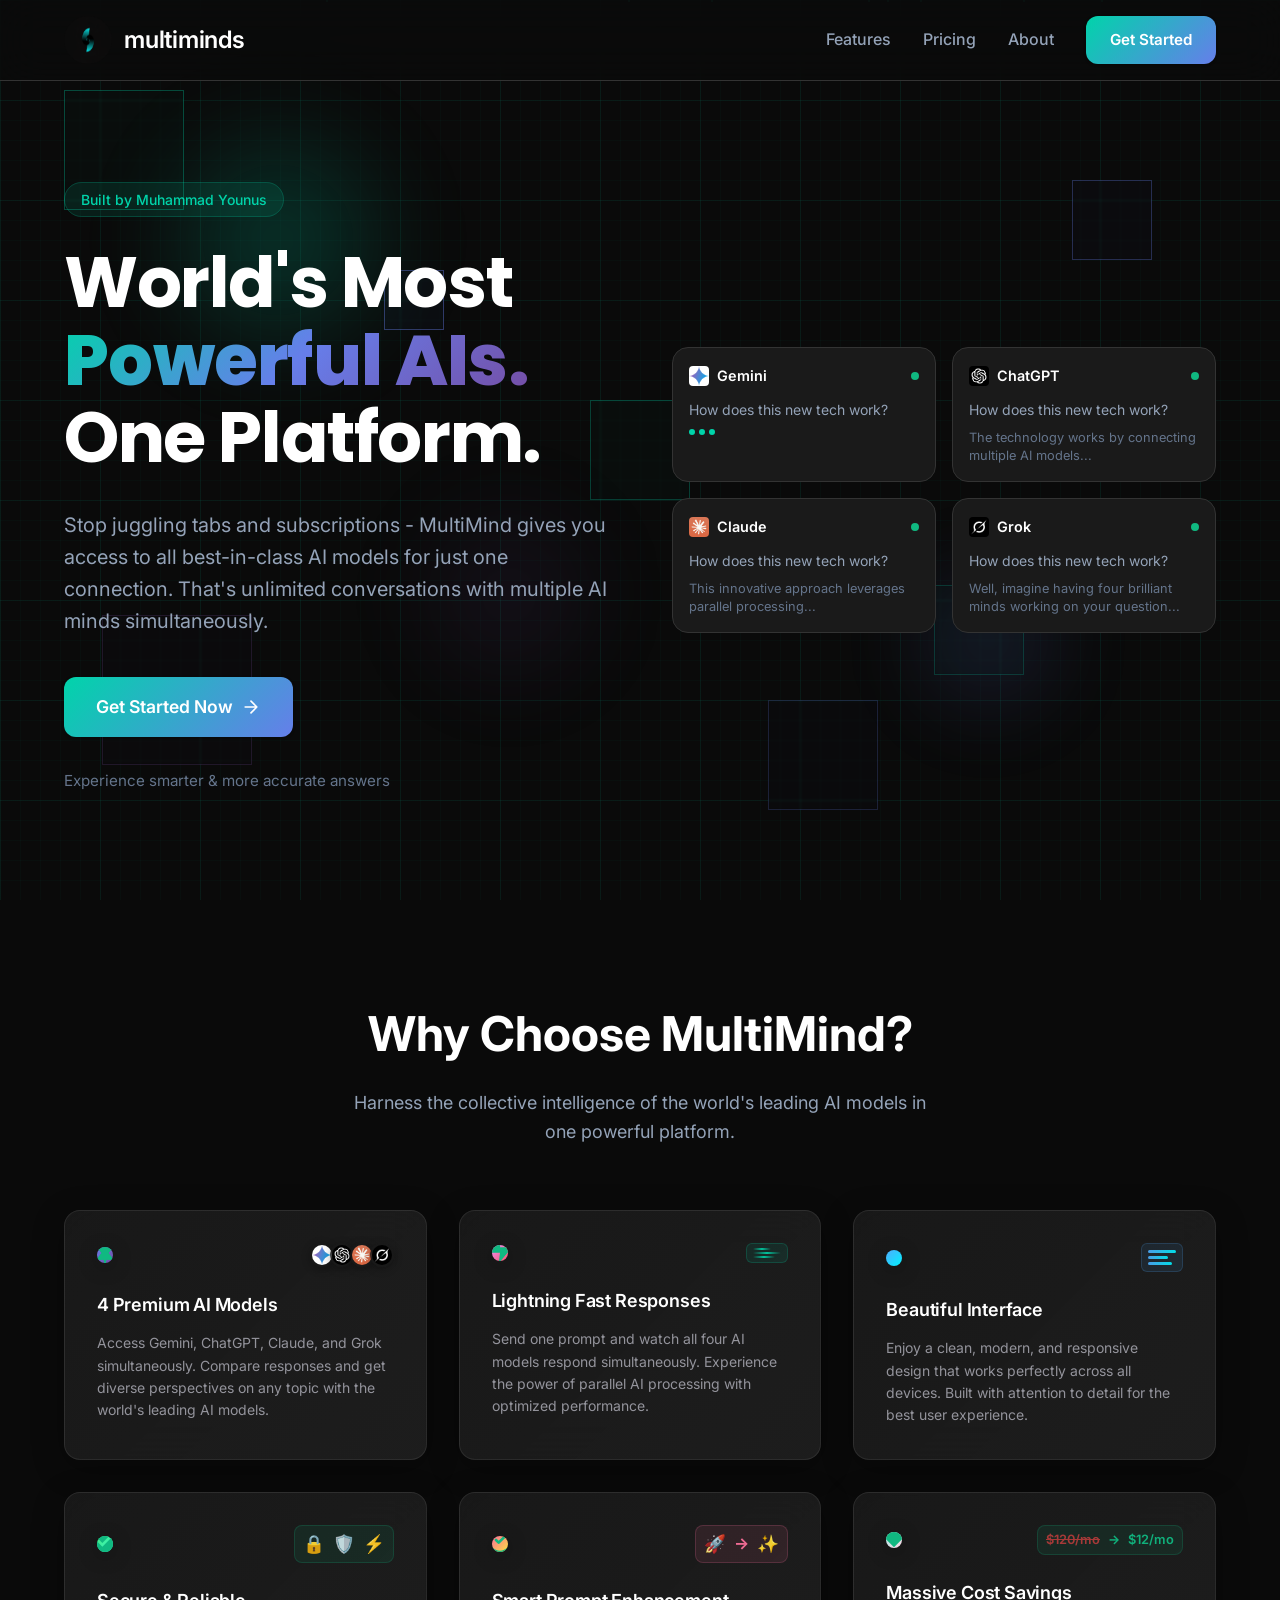
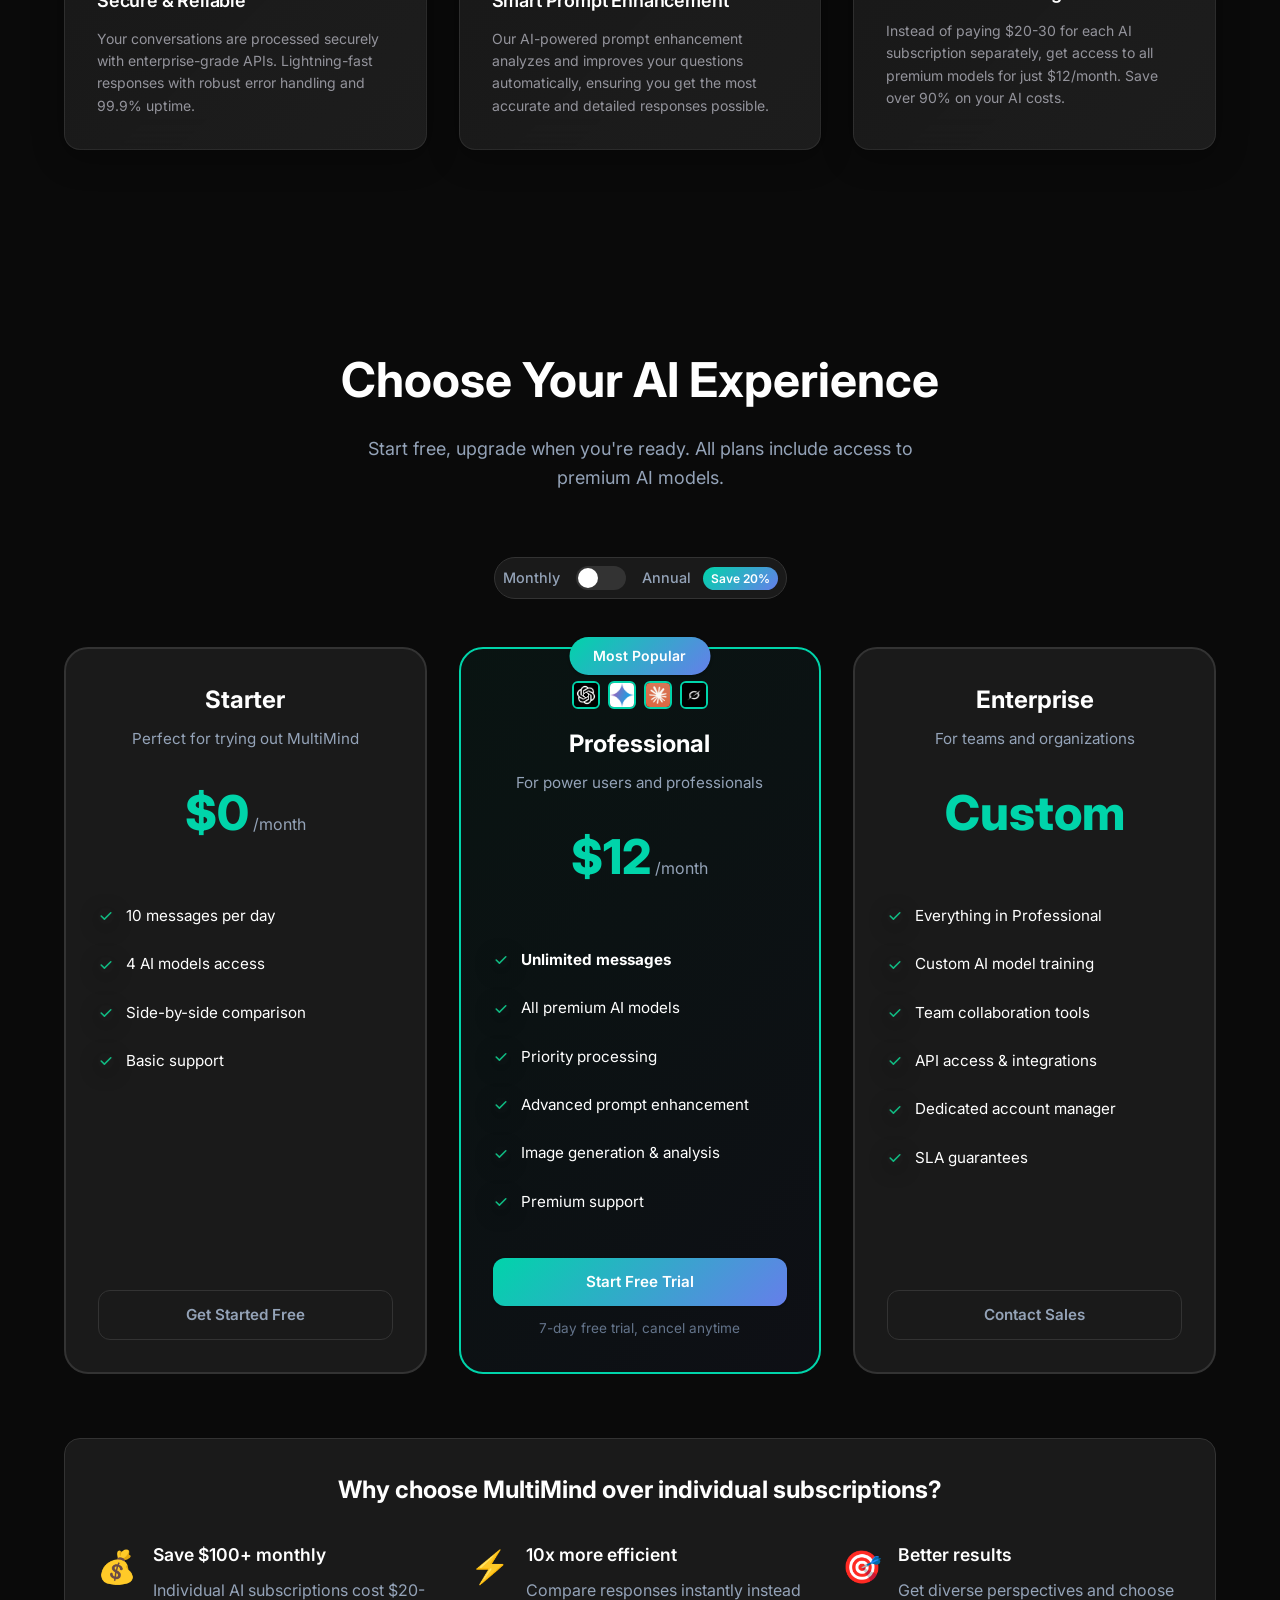
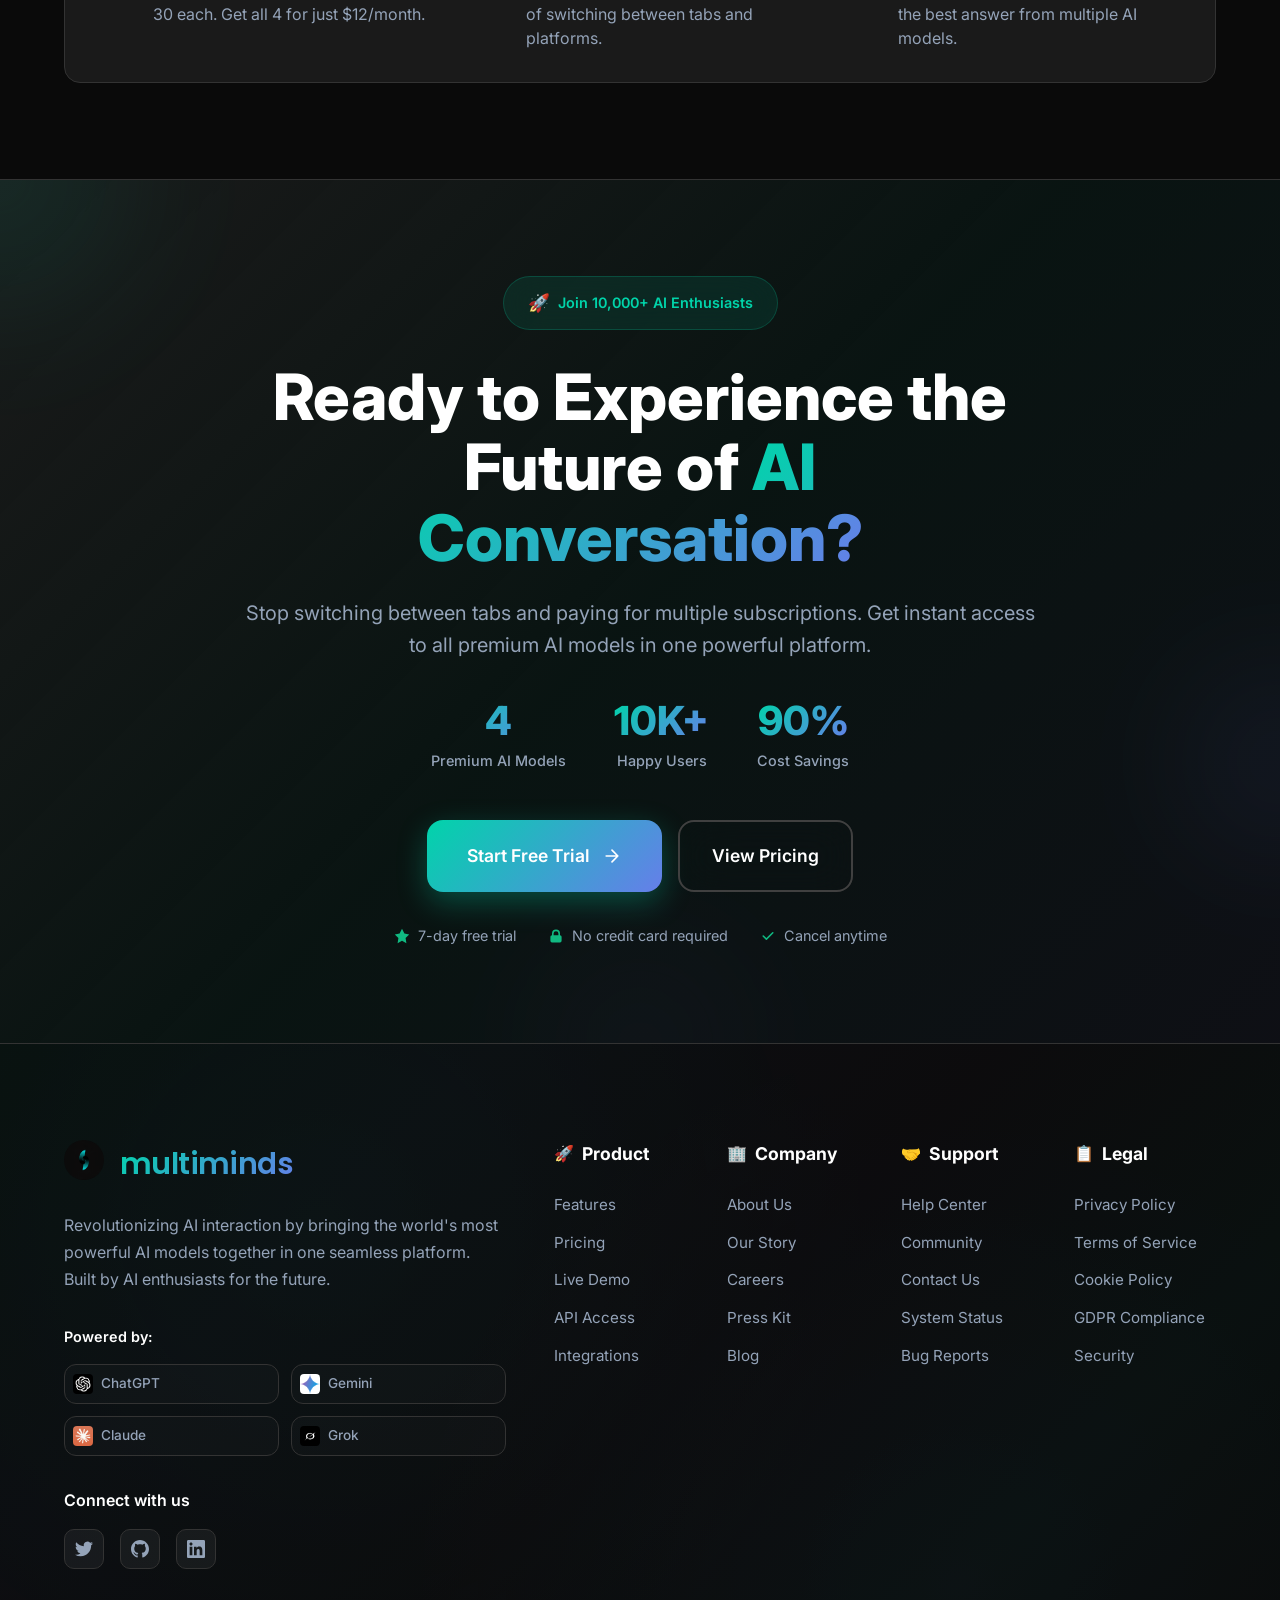
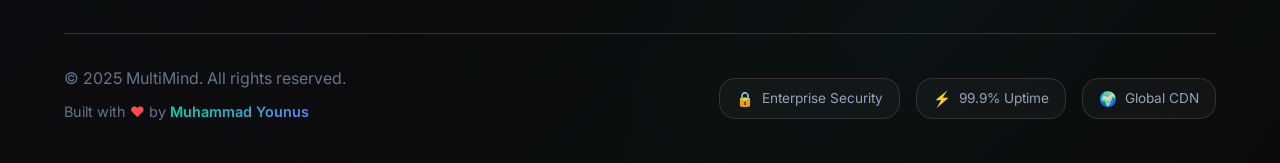
<file: frontend/index.html>
<!DOCTYPE html>
<html lang="en">
<head>
    <meta charset="UTF-8">
    <meta name="viewport" content="width=device-width, initial-scale=1.0">
    <title>multiminds - World's Most Powerful AIs. One Platform.</title>
    <meta name="description" content="Access Gemini, ChatGPT, Claude, and Grok simultaneously. Compare responses and unlock the full potential of AI conversation in one beautiful interface.">
    <link rel="preconnect" href="https://fonts.googleapis.com">
    <link rel="preconnect" href="https://fonts.gstatic.com" crossorigin>
    <link href="https://fonts.googleapis.com/css2?family=Inter:wght@300;400;500;600;700;800&family=Playfair+Display:wght@400;500;600;700;800;900&family=Poppins:wght@300;400;500;600;700;800&display=swap" rel="stylesheet">
    <link rel="stylesheet" href="css/landing.css">
    <link rel="icon" href="assets/website_logo (2).png" type="image/png">
    <script defer src="js/landing.js"></script>
</head>
<body>
    <!-- Animated Background -->
    <div class="animated-background">
        <div class="grid-pattern"></div>
        <div class="animated-squares">
            <div class="square square-1"></div>
            <div class="square square-2"></div>
            <div class="square square-3"></div>
            <div class="square square-4"></div>
            <div class="square square-5"></div>
            <div class="square square-6"></div>
            <div class="square square-7"></div>
            <div class="square square-8"></div>
        </div>
        <div class="gradient-orb orb-1"></div>
        <div class="gradient-orb orb-2"></div>
        <div class="gradient-orb orb-3"></div>
    </div>

    <!-- Navigation -->
    <nav class="navbar">
        <div class="container">
            <div class="nav-brand">
                <img src="assets/website_logo (2).png" alt="multiminds" class="nav-logo">
                <span class="nav-title">multiminds</span>
            </div>
            <div class="nav-links">
                <a href="#features" class="nav-link">Features</a>
                <a href="#pricing" class="nav-link">Pricing</a>
                <a href="#about" class="nav-link">About</a>
                <a href="chat.html" class="btn btn-primary">Get Started</a>
            </div>
            <button class="mobile-menu-btn" id="mobileMenuBtn">
                <span></span>
                <span></span>
                <span></span>
            </button>
        </div>
    </nav>

    <!-- Hero Section -->
    <section class="hero-section">
        <div class="container">
            <div class="hero-grid">
                <div class="hero-content">
                    <div class="hero-badge">
                        <span class="badge-text">Built by Muhammad Younus</span>
                    </div>
                    
                    <h1 class="hero-title">
                        World's Most <br>
                        <span class="gradient-text">Powerful AIs.</span><br>
                        One Platform.
                    </h1>
                    
                    <p class="hero-description">
                        Stop juggling tabs and subscriptions - MultiMind gives you access to 
                        all best-in-class AI models for just one connection. That's unlimited 
                        conversations with multiple AI minds simultaneously.
                    </p>
                    
                    <div class="hero-buttons">
                        <a href="chat.html" class="btn btn-primary btn-large">
                            Get Started Now
                            <svg width="20" height="20" viewBox="0 0 24 24" fill="none" xmlns="http://www.w3.org/2000/svg">
                                <path d="M5 12H19M19 12L12 5M19 12L12 19" stroke="currentColor" stroke-width="2" stroke-linecap="round" stroke-linejoin="round"/>
                            </svg>
                        </a>
                    </div>
                    
                    <p class="hero-subtext">Experience smarter & more accurate answers</p>
                </div>
                
                <div class="hero-visual">
                    <div class="chat-preview">
                        <div class="chat-window gemini-window">
                            <div class="window-header">
                                <img src="assets/gemini_logo.png" alt="Gemini" class="window-icon">
                                <span class="window-title">Gemini</span>
                                <div class="window-status online"></div>
                            </div>
                            <div class="window-content">
                                <div class="message-preview">
                                    <p>How does this new tech work?</p>
                                    <div class="typing-indicator">
                                        <div class="dot"></div>
                                        <div class="dot"></div>
                                        <div class="dot"></div>
                                    </div>
                                </div>
                            </div>
                        </div>
                        
                        <div class="chat-window chatgpt-window">
                            <div class="window-header">
                                <img src="assets/chatgpt_logo.jpg" alt="ChatGPT" class="window-icon">
                                <span class="window-title">ChatGPT</span>
                                <div class="window-status online"></div>
                            </div>
                            <div class="window-content">
                                <div class="message-preview">
                                    <p>How does this new tech work?</p>
                                    <div class="ai-response">The technology works by connecting multiple AI models...</div>
                                </div>
                            </div>
                        </div>
                        
                        <div class="chat-window claude-window">
                            <div class="window-header">
                                <img src="assets/claude_logo.png" alt="Claude" class="window-icon">
                                <span class="window-title">Claude</span>
                                <div class="window-status online"></div>
                            </div>
                            <div class="window-content">
                                <div class="message-preview">
                                    <p>How does this new tech work?</p>
                                    <div class="ai-response">This innovative approach leverages parallel processing...</div>
                                </div>
                            </div>
                        </div>
                        
                        <div class="chat-window grok-window">
                            <div class="window-header">
                                <img src="assets/grok_logo.jpeg" alt="Grok" class="window-icon">
                                <span class="window-title">Grok</span>
                                <div class="window-status online"></div>
                            </div>
                            <div class="window-content">
                                <div class="message-preview">
                                    <p>How does this new tech work?</p>
                                    <div class="ai-response">Well, imagine having four brilliant minds working on your question...</div>
                                </div>
                            </div>
                        </div>
                    </div>
                </div>
            </div>
        </div>
    </section>

    <!-- Features Section -->
    <section class="features-section" id="features">
        <div class="container">
            <div class="section-header">
                <h2 class="section-title">Why Choose MultiMind?</h2>
                <p class="section-description">
                    Harness the collective intelligence of the world's leading AI models in one powerful platform.
                </p>
            </div>
            
            <div class="features-grid">
                <div class="feature-card">
                    <div class="feature-icon-wrapper">
                        <div class="feature-icon gradient-bg-1">
                            <div class="feature-icon-inner">
                                <svg width="32" height="32" viewBox="0 0 24 24" fill="none" xmlns="http://www.w3.org/2000/svg">
                                    <path d="M12 2L13.09 8.26L19 7.27L14.74 12.73L19 18.27L13.09 17.74L12 24L10.91 17.74L5 18.27L9.26 12.73L5 7.27L10.91 8.26L12 2Z" fill="currentColor"/>
                                </svg>
                            </div>
                        </div>
                        <div class="feature-ai-models">
                            <img src="assets/gemini_logo.png" alt="Gemini" class="model-mini-logo">
                            <img src="assets/chatgpt_logo.jpg" alt="ChatGPT" class="model-mini-logo">
                            <img src="assets/claude_logo.png" alt="Claude" class="model-mini-logo">
                            <img src="assets/grok_logo.jpeg" alt="Grok" class="model-mini-logo">
                        </div>
                    </div>
                    <h3 class="feature-title">4 Premium AI Models</h3>
                    <p class="feature-description">
                        Access Gemini, ChatGPT, Claude, and Grok simultaneously. Compare responses and get diverse perspectives on any topic with the world's leading AI models.
                    </p>
                    <div class="feature-stats">
                        <div class="feature-stat">
                            <span class="stat-number">4</span>
                            <span class="stat-label">AI Models</span>
                        </div>
                        <div class="feature-stat">
                            <span class="stat-number">∞</span>
                            <span class="stat-label">Possibilities</span>
                        </div>
                    </div>
                </div>
                
                <div class="feature-card">
                    <div class="feature-icon-wrapper">
                        <div class="feature-icon gradient-bg-2">
                            <div class="feature-icon-inner">
                                <svg width="32" height="32" viewBox="0 0 24 24" fill="none" xmlns="http://www.w3.org/2000/svg">
                                    <path d="M13 2L3 14H12L11 22L21 10H12L13 2Z" fill="currentColor"/>
                                </svg>
                            </div>
                        </div>
                        <div class="feature-animation">
                            <div class="speed-indicator">
                                <div class="speed-line"></div>
                                <div class="speed-line"></div>
                                <div class="speed-line"></div>
                            </div>
                        </div>
                    </div>
                    <h3 class="feature-title">Lightning Fast Responses</h3>
                    <p class="feature-description">
                        Send one prompt and watch all four AI models respond simultaneously. Experience the power of parallel AI processing with optimized performance.
                    </p>
                    <div class="feature-stats">
                        <div class="feature-stat">
                            <span class="stat-number">Under 2s</span>
                            <span class="stat-label">Response Time</span>
                        </div>
                        <div class="feature-stat">
                            <span class="stat-number">4x</span>
                            <span class="stat-label">Efficiency</span>
                        </div>
                    </div>
                </div>
                
                <div class="feature-card">
                    <div class="feature-icon-wrapper">
                        <div class="feature-icon gradient-bg-3">
                            <div class="feature-icon-inner">
                                <svg width="32" height="32" viewBox="0 0 24 24" fill="none" xmlns="http://www.w3.org/2000/svg">
                                    <path d="M4 4h16c1.1 0 2 .9 2 2v12c0 1.1-.9 2-2 2H4c-1.1 0-2-.9-2-2V6c0-1.1.9-2 2-2z"/>
                                    <polyline points="22,6 12,13 2,6"/>
                                </svg>
                            </div>
                        </div>
                        <div class="feature-ui-preview">
                            <div class="ui-element"></div>
                            <div class="ui-element"></div>
                            <div class="ui-element"></div>
                        </div>
                    </div>
                    <h3 class="feature-title">Beautiful Interface</h3>
                    <p class="feature-description">
                        Enjoy a clean, modern, and responsive design that works perfectly across all devices. Built with attention to detail for the best user experience.
                    </p>
                    <div class="feature-stats">
                        <div class="feature-stat">
                            <span class="stat-number">100%</span>
                            <span class="stat-label">Responsive</span>
                        </div>
                        <div class="feature-stat">
                            <span class="stat-number">0</span>
                            <span class="stat-label">Complexity</span>
                        </div>
                    </div>
                </div>
                
                <div class="feature-card">
                    <div class="feature-icon-wrapper">
                        <div class="feature-icon gradient-bg-4">
                            <div class="feature-icon-inner">
                                <svg width="32" height="32" viewBox="0 0 24 24" fill="none" xmlns="http://www.w3.org/2000/svg">
                                    <path d="M12 1L3 5V11C3 16.55 6.84 21.74 12 23C17.16 21.74 21 16.55 21 11V5L12 1ZM10 17L6 13L7.41 11.59L10 14.17L16.59 7.58L18 9L10 17Z" fill="currentColor"/>
                                </svg>
                            </div>
                        </div>
                        <div class="feature-security">
                            <div class="security-badge">🔒</div>
                            <div class="security-badge">🛡️</div>
                            <div class="security-badge">⚡</div>
                        </div>
                    </div>
                    <h3 class="feature-title">Secure & Reliable</h3>
                    <p class="feature-description">
                        Your conversations are processed securely with enterprise-grade APIs. Lightning-fast responses with robust error handling and 99.9% uptime.
                    </p>
                    <div class="feature-stats">
                        <div class="feature-stat">
                            <span class="stat-number">99.9%</span>
                            <span class="stat-label">Uptime</span>
                        </div>
                        <div class="feature-stat">
                            <span class="stat-number">256-bit</span>
                            <span class="stat-label">Encryption</span>
                        </div>
                    </div>
                </div>
                
                <div class="feature-card">
                    <div class="feature-icon-wrapper">
                        <div class="feature-icon gradient-bg-5">
                            <div class="feature-icon-inner">
                                <svg width="32" height="32" viewBox="0 0 24 24" fill="none" xmlns="http://www.w3.org/2000/svg">
                                    <path d="M9 12l2 2 4-4m6 2a9 9 0 11-18 0 9 9 0 0118 0z" stroke="currentColor" stroke-width="2" stroke-linecap="round" stroke-linejoin="round"/>
                                </svg>
                            </div>
                        </div>
                        <div class="feature-enhancement">
                            <div class="enhancement-icon">🚀</div>
                            <div class="enhancement-arrow">→</div>
                            <div class="enhancement-icon">✨</div>
                        </div>
                    </div>
                    <h3 class="feature-title">Smart Prompt Enhancement</h3>
                    <p class="feature-description">
                        Our AI-powered prompt enhancement analyzes and improves your questions automatically, ensuring you get the most accurate and detailed responses possible.
                    </p>
                    <div class="feature-stats">
                        <div class="feature-stat">
                            <span class="stat-number">3x</span>
                            <span class="stat-label">Better Results</span>
                        </div>
                        <div class="feature-stat">
                            <span class="stat-number">Auto</span>
                            <span class="stat-label">Enhancement</span>
                        </div>
                    </div>
                </div>
                
                <div class="feature-card">
                    <div class="feature-icon-wrapper">
                        <div class="feature-icon gradient-bg-6">
                            <div class="feature-icon-inner">
                                <svg width="32" height="32" viewBox="0 0 24 24" fill="none" xmlns="http://www.w3.org/2000/svg">
                                    <path d="M4.318 6.318a4.5 4.5 0 000 6.364L12 20.364l7.682-7.682a4.5 4.5 0 00-6.364-6.364L12 7.636l-1.318-1.318a4.5 4.5 0 00-6.364 0z" fill="currentColor"/>
                                </svg>
                            </div>
                        </div>
                        <div class="feature-savings">
                            <div class="savings-before">$120/mo</div>
                            <div class="savings-arrow">→</div>
                            <div class="savings-after">$12/mo</div>
                        </div>
                    </div>
                    <h3 class="feature-title">Massive Cost Savings</h3>
                    <p class="feature-description">
                        Instead of paying $20-30 for each AI subscription separately, get access to all premium models for just $12/month. Save over 90% on your AI costs.
                    </p>
                    <div class="feature-stats">
                        <div class="feature-stat">
                            <span class="stat-number">90%</span>
                            <span class="stat-label">Cost Savings</span>
                        </div>
                        <div class="feature-stat">
                            <span class="stat-number">$108</span>
                            <span class="stat-label">Saved/Month</span>
                        </div>
                    </div>
                </div>
            </div>
        </div>
    </section>

    <!-- Pricing Section -->
    <section class="pricing-section" id="pricing">
        <div class="container">
            <div class="section-header">
                <h2 class="section-title">Choose Your AI Experience</h2>
                <p class="section-description">
                    Start free, upgrade when you're ready. All plans include access to premium AI models.
                </p>
            </div>

            <!-- Pricing Toggle -->
            <div class="pricing-toggle">
                <div class="toggle-wrapper">
                    <span class="toggle-label">Monthly</span>
                    <div class="toggle-switch">
                        <input type="checkbox" id="pricingToggle" class="toggle-input">
                        <label for="pricingToggle" class="toggle-slider"></label>
                    </div>
                    <span class="toggle-label">
                        Annual 
                        <span class="discount-badge">Save 20%</span>
                    </span>
                </div>
            </div>
            
            <div class="pricing-grid">
                <!-- Free Plan -->
                <div class="pricing-card basic-plan">
                    <div class="card-header">
                        <h3 class="plan-name">Starter</h3>
                        <p class="plan-description">Perfect for trying out MultiMind</p>
                        <div class="plan-price">
                            <span class="price-amount">$0</span>
                            <span class="price-period">/month</span>
                        </div>
                    </div>
                    <div class="card-features">
                        <ul class="features-list">
                            <li class="feature-item">
                                <svg class="feature-icon" viewBox="0 0 20 20" fill="currentColor">
                                    <path fill-rule="evenodd" d="M16.707 5.293a1 1 0 010 1.414l-8 8a1 1 0 01-1.414 0l-4-4a1 1 0 011.414-1.414L8 12.586l7.293-7.293a1 1 0 011.414 0z" clip-rule="evenodd"/>
                                </svg>
                                10 messages per day
                            </li>
                            <li class="feature-item">
                                <svg class="feature-icon" viewBox="0 0 20 20" fill="currentColor">
                                    <path fill-rule="evenodd" d="M16.707 5.293a1 1 0 010 1.414l-8 8a1 1 0 01-1.414 0l-4-4a1 1 0 011.414-1.414L8 12.586l7.293-7.293a1 1 0 011.414 0z" clip-rule="evenodd"/>
                                </svg>
                                4 AI models access
                            </li>
                            <li class="feature-item">
                                <svg class="feature-icon" viewBox="0 0 20 20" fill="currentColor">
                                    <path fill-rule="evenodd" d="M16.707 5.293a1 1 0 010 1.414l-8 8a1 1 0 01-1.414 0l-4-4a1 1 0 011.414-1.414L8 12.586l7.293-7.293a1 1 0 011.414 0z" clip-rule="evenodd"/>
                                </svg>
                                Side-by-side comparison
                            </li>
                            <li class="feature-item">
                                <svg class="feature-icon" viewBox="0 0 20 20" fill="currentColor">
                                    <path fill-rule="evenodd" d="M16.707 5.293a1 1 0 010 1.414l-8 8a1 1 0 01-1.414 0l-4-4a1 1 0 011.414-1.414L8 12.586l7.293-7.293a1 1 0 011.414 0z" clip-rule="evenodd"/>
                                </svg>
                                Basic support
                            </li>
                        </ul>
                    </div>
                    <div class="card-footer">
                        <a href="chat.html" class="btn btn-outline btn-full">Get Started Free</a>
                    </div>
                </div>

                <!-- Pro Plan -->
                <div class="pricing-card pro-plan featured">
                    <div class="popular-badge">Most Popular</div>
                    <div class="card-header">
                        <div class="plan-icons">
                            <img src="assets/chatgpt_logo.jpg" alt="ChatGPT" class="plan-icon">
                            <img src="assets/gemini_logo.png" alt="Gemini" class="plan-icon">
                            <img src="assets/claude_logo.png" alt="Claude" class="plan-icon">
                            <img src="assets/grok_logo.png" alt="Grok" class="plan-icon">
                        </div>
                        <h3 class="plan-name">Professional</h3>
                        <p class="plan-description">For power users and professionals</p>
                        <div class="plan-price">
                            <span class="price-amount monthly-price">$12</span>
                            <span class="price-amount yearly-price hidden">$10</span>
                            <span class="price-period">/month</span>
                        </div>
                        <div class="yearly-savings hidden">
                            <span class="original-yearly">$144/year</span>
                            <span class="discounted-yearly">$120/year</span>
                        </div>
                    </div>
                    <div class="card-features">
                        <ul class="features-list">
                            <li class="feature-item">
                                <svg class="feature-icon" viewBox="0 0 20 20" fill="currentColor">
                                    <path fill-rule="evenodd" d="M16.707 5.293a1 1 0 010 1.414l-8 8a1 1 0 01-1.414 0l-4-4a1 1 0 011.414-1.414L8 12.586l7.293-7.293a1 1 0 011.414 0z" clip-rule="evenodd"/>
                                </svg>
                                <strong>Unlimited messages</strong>
                            </li>
                            <li class="feature-item">
                                <svg class="feature-icon" viewBox="0 0 20 20" fill="currentColor">
                                    <path fill-rule="evenodd" d="M16.707 5.293a1 1 0 010 1.414l-8 8a1 1 0 01-1.414 0l-4-4a1 1 0 011.414-1.414L8 12.586l7.293-7.293a1 1 0 011.414 0z" clip-rule="evenodd"/>
                                </svg>
                                All premium AI models
                            </li>
                            <li class="feature-item">
                                <svg class="feature-icon" viewBox="0 0 20 20" fill="currentColor">
                                    <path fill-rule="evenodd" d="M16.707 5.293a1 1 0 010 1.414l-8 8a1 1 0 01-1.414 0l-4-4a1 1 0 011.414-1.414L8 12.586l7.293-7.293a1 1 0 011.414 0z" clip-rule="evenodd"/>
                                </svg>
                                Priority processing
                            </li>
                            <li class="feature-item">
                                <svg class="feature-icon" viewBox="0 0 20 20" fill="currentColor">
                                    <path fill-rule="evenodd" d="M16.707 5.293a1 1 0 010 1.414l-8 8a1 1 0 01-1.414 0l-4-4a1 1 0 011.414-1.414L8 12.586l7.293-7.293a1 1 0 011.414 0z" clip-rule="evenodd"/>
                                </svg>
                                Advanced prompt enhancement
                            </li>
                            <li class="feature-item">
                                <svg class="feature-icon" viewBox="0 0 20 20" fill="currentColor">
                                    <path fill-rule="evenodd" d="M16.707 5.293a1 1 0 010 1.414l-8 8a1 1 0 01-1.414 0l-4-4a1 1 0 011.414-1.414L8 12.586l7.293-7.293a1 1 0 011.414 0z" clip-rule="evenodd"/>
                                </svg>
                                Image generation & analysis
                            </li>
                            <li class="feature-item">
                                <svg class="feature-icon" viewBox="0 0 20 20" fill="currentColor">
                                    <path fill-rule="evenodd" d="M16.707 5.293a1 1 0 010 1.414l-8 8a1 1 0 01-1.414 0l-4-4a1 1 0 011.414-1.414L8 12.586l7.293-7.293a1 1 0 011.414 0z" clip-rule="evenodd"/>
                                </svg>
                                Premium support
                            </li>
                        </ul>
                    </div>
                    <div class="card-footer">
                        <a href="chat.html" class="btn btn-primary btn-full">Start Free Trial</a>
                        <p class="trial-info">7-day free trial, cancel anytime</p>
                    </div>
                </div>

                <!-- Enterprise Plan -->
                <div class="pricing-card enterprise-plan">
                    <div class="card-header">
                        <h3 class="plan-name">Enterprise</h3>
                        <p class="plan-description">For teams and organizations</p>
                        <div class="plan-price">
                            <span class="price-amount">Custom</span>
                        </div>
                    </div>
                    <div class="card-features">
                        <ul class="features-list">
                            <li class="feature-item">
                                <svg class="feature-icon" viewBox="0 0 20 20" fill="currentColor">
                                    <path fill-rule="evenodd" d="M16.707 5.293a1 1 0 010 1.414l-8 8a1 1 0 01-1.414 0l-4-4a1 1 0 011.414-1.414L8 12.586l7.293-7.293a1 1 0 011.414 0z" clip-rule="evenodd"/>
                                </svg>
                                Everything in Professional
                            </li>
                            <li class="feature-item">
                                <svg class="feature-icon" viewBox="0 0 20 20" fill="currentColor">
                                    <path fill-rule="evenodd" d="M16.707 5.293a1 1 0 010 1.414l-8 8a1 1 0 01-1.414 0l-4-4a1 1 0 011.414-1.414L8 12.586l7.293-7.293a1 1 0 011.414 0z" clip-rule="evenodd"/>
                                </svg>
                                Custom AI model training
                            </li>
                            <li class="feature-item">
                                <svg class="feature-icon" viewBox="0 0 20 20" fill="currentColor">
                                    <path fill-rule="evenodd" d="M16.707 5.293a1 1 0 010 1.414l-8 8a1 1 0 01-1.414 0l-4-4a1 1 0 011.414-1.414L8 12.586l7.293-7.293a1 1 0 011.414 0z" clip-rule="evenodd"/>
                                </svg>
                                Team collaboration tools
                            </li>
                            <li class="feature-item">
                                <svg class="feature-icon" viewBox="0 0 20 20" fill="currentColor">
                                    <path fill-rule="evenodd" d="M16.707 5.293a1 1 0 010 1.414l-8 8a1 1 0 01-1.414 0l-4-4a1 1 0 011.414-1.414L8 12.586l7.293-7.293a1 1 0 011.414 0z" clip-rule="evenodd"/>
                                </svg>
                                API access & integrations
                            </li>
                            <li class="feature-item">
                                <svg class="feature-icon" viewBox="0 0 20 20" fill="currentColor">
                                    <path fill-rule="evenodd" d="M16.707 5.293a1 1 0 010 1.414l-8 8a1 1 0 01-1.414 0l-4-4a1 1 0 011.414-1.414L8 12.586l7.293-7.293a1 1 0 011.414 0z" clip-rule="evenodd"/>
                                </svg>
                                Dedicated account manager
                            </li>
                            <li class="feature-item">
                                <svg class="feature-icon" viewBox="0 0 20 20" fill="currentColor">
                                    <path fill-rule="evenodd" d="M16.707 5.293a1 1 0 010 1.414l-8 8a1 1 0 01-1.414 0l-4-4a1 1 0 011.414-1.414L8 12.586l7.293-7.293a1 1 0 011.414 0z" clip-rule="evenodd"/>
                                </svg>
                                SLA guarantees
                            </li>
                        </ul>
                    </div>
                    <div class="card-footer">
                        <a href="#" class="btn btn-outline btn-full">Contact Sales</a>
                    </div>
                </div>
            </div>

            <!-- Value Proposition -->
            <div class="value-proposition">
                <div class="comparison-card">
                    <div class="comparison-header">
                        <h3>Why choose MultiMind over individual subscriptions?</h3>
                    </div>
                    <div class="comparison-content">
                        <div class="comparison-item">
                            <div class="comparison-point">
                                <span class="comparison-icon save">💰</span>
                                <div class="comparison-text">
                                    <strong>Save $100+ monthly</strong>
                                    <p>Individual AI subscriptions cost $20-30 each. Get all 4 for just $12/month.</p>
                                </div>
                            </div>
                        </div>
                        <div class="comparison-item">
                            <div class="comparison-point">
                                <span class="comparison-icon efficiency">⚡</span>
                                <div class="comparison-text">
                                    <strong>10x more efficient</strong>
                                    <p>Compare responses instantly instead of switching between tabs and platforms.</p>
                                </div>
                            </div>
                        </div>
                        <div class="comparison-item">
                            <div class="comparison-point">
                                <span class="comparison-icon quality">🎯</span>
                                <div class="comparison-text">
                                    <strong>Better results</strong>
                                    <p>Get diverse perspectives and choose the best answer from multiple AI models.</p>
                                </div>
                            </div>
                        </div>
                    </div>
                </div>
            </div>
        </div>
    </section>

    <!-- CTA Section -->
    <section class="cta-section">
        <div class="cta-background">
            <div class="cta-gradient-orb cta-orb-1"></div>
            <div class="cta-gradient-orb cta-orb-2"></div>
            <div class="cta-gradient-orb cta-orb-3"></div>
        </div>
        <div class="container">
            <div class="cta-content">
                <div class="cta-badge">
                    <span class="cta-badge-icon">🚀</span>
                    <span class="cta-badge-text">Join 10,000+ AI Enthusiasts</span>
                </div>
                
                <h2 class="cta-title">
                    Ready to Experience the Future of 
                    <span class="cta-gradient-text">AI Conversation?</span>
                </h2>
                
                <p class="cta-description">
                    Stop switching between tabs and paying for multiple subscriptions. 
                    Get instant access to all premium AI models in one powerful platform.
                </p>
                
                <div class="cta-stats">
                    <div class="cta-stat">
                        <div class="stat-number">4</div>
                        <div class="stat-label">Premium AI Models</div>
                    </div>
                    <div class="cta-stat">
                        <div class="stat-number">10K+</div>
                        <div class="stat-label">Happy Users</div>
                    </div>
                    <div class="cta-stat">
                        <div class="stat-number">90%</div>
                        <div class="stat-label">Cost Savings</div>
                    </div>
                </div>
                
                <div class="cta-buttons">
                    <a href="chat.html" class="btn btn-cta-primary">
                        <span class="btn-text">Start Free Trial</span>
                        <svg class="btn-icon" width="20" height="20" viewBox="0 0 24 24" fill="none" xmlns="http://www.w3.org/2000/svg">
                            <path d="M5 12H19M19 12L12 5M19 12L12 19" stroke="currentColor" stroke-width="2" stroke-linecap="round" stroke-linejoin="round"/>
                        </svg>
                    </a>
                    <a href="#pricing" class="btn btn-cta-secondary">
                        View Pricing
                    </a>
                </div>
                
                <div class="cta-trust">
                    <div class="trust-item">
                        <svg class="trust-icon" viewBox="0 0 20 20" fill="currentColor">
                            <path fill-rule="evenodd" d="M10 1l3 6 6 1-4.5 4.5 1 6.5-5.5-3-5.5 3 1-6.5L1 8l6-1 3-6z" clip-rule="evenodd"/>
                        </svg>
                        <span>7-day free trial</span>
                    </div>
                    <div class="trust-item">
                        <svg class="trust-icon" viewBox="0 0 20 20" fill="currentColor">
                            <path fill-rule="evenodd" d="M5 9V7a5 5 0 0110 0v2a2 2 0 012 2v5a2 2 0 01-2 2H5a2 2 0 01-2-2v-5a2 2 0 012-2zm8-2v2H7V7a3 3 0 016 0z" clip-rule="evenodd"/>
                        </svg>
                        <span>No credit card required</span>
                    </div>
                    <div class="trust-item">
                        <svg class="trust-icon" viewBox="0 0 20 20" fill="currentColor">
                            <path fill-rule="evenodd" d="M16.707 5.293a1 1 0 010 1.414l-8 8a1 1 0 01-1.414 0l-4-4a1 1 0 011.414-1.414L8 12.586l7.293-7.293a1 1 0 011.414 0z" clip-rule="evenodd"/>
                        </svg>
                        <span>Cancel anytime</span>
                    </div>
                </div>
            </div>
        </div>
    </section>

    <!-- Footer -->
    <footer class="footer" id="about">
        <div class="footer-background">
            <div class="footer-gradient-overlay"></div>
            <div class="footer-pattern"></div>
        </div>
        
        <div class="container">
            <div class="footer-content">
                <div class="footer-brand">
                    <div class="footer-logo">
                        <div class="footer-logo-wrapper">
                            <img src="assets/website_logo (2).png" alt="multiminds" class="footer-logo-img">
                            <div class="footer-logo-glow"></div>
                        </div>
                        <span class="footer-logo-text">multiminds</span>
                    </div>
                    <p class="footer-description">
                        Revolutionizing AI interaction by bringing the world's most powerful AI models 
                        together in one seamless platform. Built by AI enthusiasts for the future.
                    </p>
                    
                    <div class="footer-ai-models">
                        <span class="footer-models-label">Powered by:</span>
                        <div class="footer-models-grid">
                            <div class="footer-model-item">
                                <img src="assets/chatgpt_logo.jpg" alt="ChatGPT" class="footer-model-logo">
                                <span>ChatGPT</span>
                            </div>
                            <div class="footer-model-item">
                                <img src="assets/gemini_logo.png" alt="Gemini" class="footer-model-logo">
                                <span>Gemini</span>
                            </div>
                            <div class="footer-model-item">
                                <img src="assets/claude_logo.png" alt="Claude" class="footer-model-logo">
                                <span>Claude</span>
                            </div>
                            <div class="footer-model-item">
                                <img src="assets/grok_logo.png" alt="Grok" class="footer-model-logo">
                                <span>Grok</span>
                            </div>
                        </div>
                    </div>
                    
                    <div class="footer-social">
                        <h4 class="footer-social-title">Connect with us</h4>
                        <div class="footer-social-links">
                            <a href="#" class="footer-social-link" aria-label="Twitter">
                                <svg viewBox="0 0 24 24" fill="currentColor">
                                    <path d="M23.953 4.57a10 10 0 01-2.825.775 4.958 4.958 0 002.163-2.723c-.951.555-2.005.959-3.127 1.184a4.92 4.92 0 00-8.384 4.482C7.69 8.095 4.067 6.13 1.64 3.162a4.822 4.822 0 00-.666 2.475c0 1.71.87 3.213 2.188 4.096a4.904 4.904 0 01-2.228-.616v.06a4.923 4.923 0 003.946 4.827 4.996 4.996 0 01-2.212.085 4.936 4.936 0 004.604 3.417 9.867 9.867 0 01-6.102 2.105c-.39 0-.779-.023-1.17-.067a13.995 13.995 0 007.557 2.209c9.053 0 13.998-7.496 13.998-13.985 0-.21 0-.42-.015-.63A9.935 9.935 0 0024 4.59z"/>
                                </svg>
                            </a>
                            <a href="#" class="footer-social-link" aria-label="GitHub">
                                <svg viewBox="0 0 24 24" fill="currentColor">
                                    <path d="M12 0c-6.626 0-12 5.373-12 12 0 5.302 3.438 9.8 8.207 11.387.599.111.793-.261.793-.577v-2.234c-3.338.726-4.033-1.416-4.033-1.416-.546-1.387-1.333-1.756-1.333-1.756-1.089-.745.083-.729.083-.729 1.205.084 1.839 1.237 1.839 1.237 1.07 1.834 2.807 1.304 3.492.997.107-.775.418-1.305.762-1.604-2.665-.305-5.467-1.334-5.467-5.931 0-1.311.469-2.381 1.236-3.221-.124-.303-.535-1.524.117-3.176 0 0 1.008-.322 3.301 1.23.957-.266 1.983-.399 3.003-.404 1.02.005 2.047.138 3.006.404 2.291-1.552 3.297-1.23 3.297-1.23.653 1.653.242 2.874.118 3.176.77.84 1.235 1.911 1.235 3.221 0 4.609-2.807 5.624-5.479 5.921.43.372.823 1.102.823 2.222v3.293c0 .319.192.694.801.576 4.765-1.589 8.199-6.086 8.199-11.386 0-6.627-5.373-12-12-12z"/>
                                </svg>
                            </a>
                            <a href="#" class="footer-social-link" aria-label="LinkedIn">
                                <svg viewBox="0 0 24 24" fill="currentColor">
                                    <path d="M20.447 20.452h-3.554v-5.569c0-1.328-.027-3.037-1.852-3.037-1.853 0-2.136 1.445-2.136 2.939v5.667H9.351V9h3.414v1.561h.046c.477-.9 1.637-1.85 3.37-1.85 3.601 0 4.267 2.37 4.267 5.455v6.286zM5.337 7.433c-1.144 0-2.063-.926-2.063-2.065 0-1.138.92-2.063 2.063-2.063 1.14 0 2.064.925 2.064 2.063 0 1.139-.925 2.065-2.064 2.065zm1.782 13.019H3.555V9h3.564v11.452zM22.225 0H1.771C.792 0 0 .774 0 1.729v20.542C0 23.227.792 24 1.771 24h20.451C23.2 24 24 23.227 24 22.271V1.729C24 .774 23.2 0 22.222 0h.003z"/>
                                </svg>
                            </a>
                        </div>
                    </div>
                </div>
                
                <div class="footer-links">
                    <div class="footer-column">
                        <h4 class="footer-column-title">
                            <span class="column-icon">🚀</span>
                            Product
                        </h4>
                        <ul class="footer-column-links">
                            <li><a href="#features">Features</a></li>
                            <li><a href="#pricing">Pricing</a></li>
                            <li><a href="chat.html">Live Demo</a></li>
                            <li><a href="#">API Access</a></li>
                            <li><a href="#">Integrations</a></li>
                        </ul>
                    </div>
                    
                    <div class="footer-column">
                        <h4 class="footer-column-title">
                            <span class="column-icon">🏢</span>
                            Company
                        </h4>
                        <ul class="footer-column-links">
                            <li><a href="#about">About Us</a></li>
                            <li><a href="#">Our Story</a></li>
                            <li><a href="#">Careers</a></li>
                            <li><a href="#">Press Kit</a></li>
                            <li><a href="#">Blog</a></li>
                        </ul>
                    </div>
                    
                    <div class="footer-column">
                        <h4 class="footer-column-title">
                            <span class="column-icon">🤝</span>
                            Support
                        </h4>
                        <ul class="footer-column-links">
                            <li><a href="#">Help Center</a></li>
                            <li><a href="#">Community</a></li>
                            <li><a href="#">Contact Us</a></li>
                            <li><a href="#">System Status</a></li>
                            <li><a href="#">Bug Reports</a></li>
                        </ul>
                    </div>
                    
                    <div class="footer-column">
                        <h4 class="footer-column-title">
                            <span class="column-icon">📋</span>
                            Legal
                        </h4>
                        <ul class="footer-column-links">
                            <li><a href="#">Privacy Policy</a></li>
                            <li><a href="#">Terms of Service</a></li>
                            <li><a href="#">Cookie Policy</a></li>
                            <li><a href="#">GDPR Compliance</a></li>
                            <li><a href="#">Security</a></li>
                        </ul>
                    </div>
                </div>
            </div>
            
            <div class="footer-bottom">
                <div class="footer-bottom-content">
                    <div class="footer-copyright">
                        <p>&copy; 2025 MultiMind. All rights reserved.</p>
                        <p class="footer-built-by">
                            Built with <span class="heart">❤️</span> by 
                            <span class="developer-name">Muhammad Younus</span>
                        </p>
                    </div>
                    
                    <div class="footer-badges">
                        <div class="footer-badge">
                            <span class="badge-icon">🔒</span>
                            <span>Enterprise Security</span>
                        </div>
                        <div class="footer-badge">
                            <span class="badge-icon">⚡</span>
                            <span>99.9% Uptime</span>
                        </div>
                        <div class="footer-badge">
                            <span class="badge-icon">🌍</span>
                            <span>Global CDN</span>
                        </div>
                    </div>
                </div>
            </div>
        </div>
    </footer>

    <script src="js/main.js"></script>
</body>
</html>
</file>
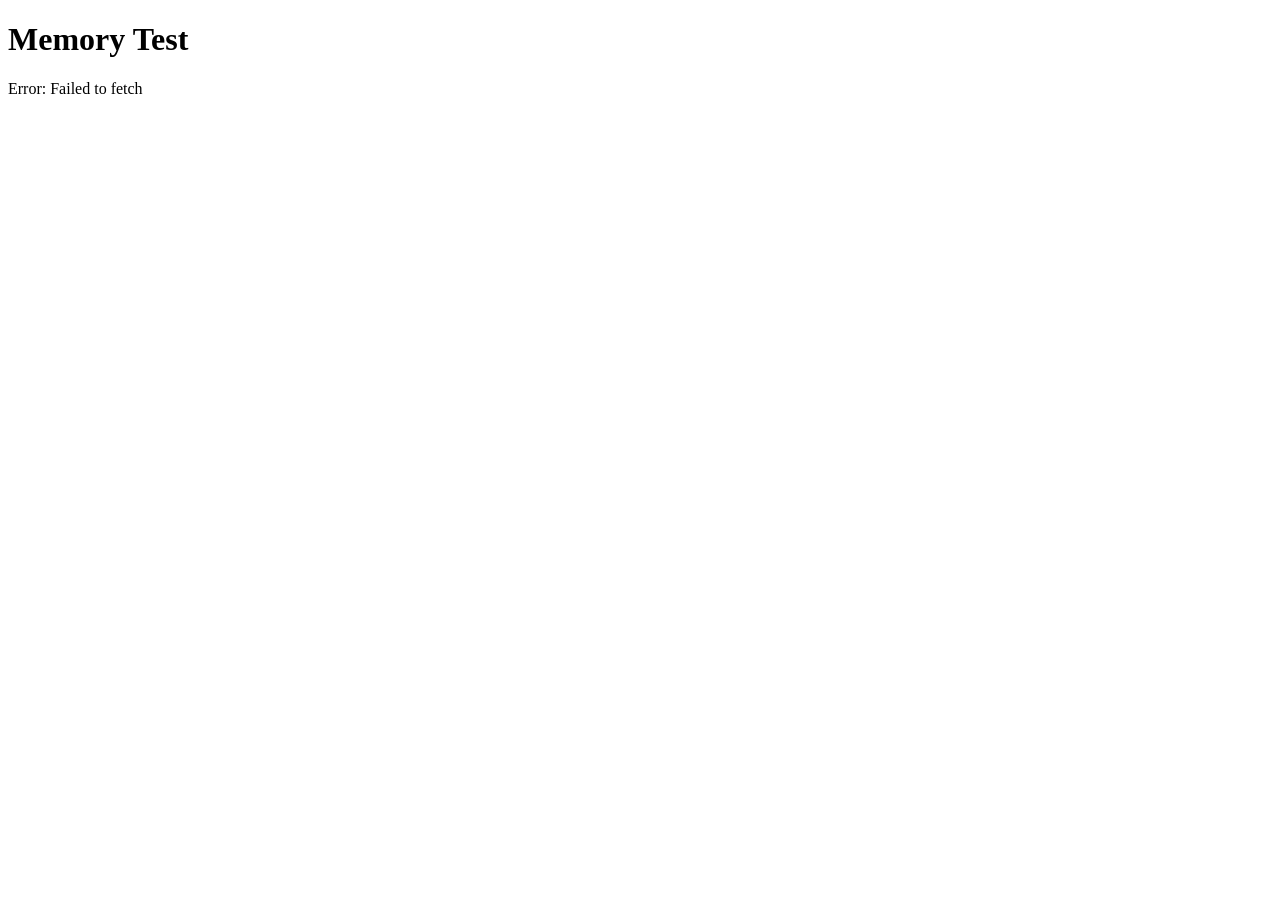
<file: memory_test.html>
<!DOCTYPE html>
<html lang="en">
<head>
    <meta charset="UTF-8">
    <meta name="viewport" content="width=device-width, initial-scale=1.0">
    <title>Memory Test</title>
</head>
<body>
    <h1>Memory Test</h1>
    <div id="test-results"></div>
    
    <script>
        async function testMemory() {
            const resultsDiv = document.getElementById('test-results');
            
            // Test conversation history
            const conversationHistory = [
                { role: 'user', content: 'My name is John and I like pizza' },
                { role: 'assistant', content: 'Nice to meet you John!' }
            ];
            
            try {
                const response = await fetch('http://localhost:8002/chat', {
                    method: 'POST',
                    headers: {
                        'Content-Type': 'application/json',
                    },
                    body: JSON.stringify({
                        prompt: 'What was my previous question?',
                        conversationHistory: conversationHistory
                    })
                });
                
                const data = await response.json();
                
                resultsDiv.innerHTML = `
                    <h2>Test Results:</h2>
                    <p><strong>Request sent:</strong></p>
                    <pre>${JSON.stringify({
                        prompt: 'What was my previous question?',
                        conversationHistory: conversationHistory
                    }, null, 2)}</pre>
                    <p><strong>Response:</strong></p>
                    <pre>${JSON.stringify(data, null, 2)}</pre>
                `;
                
                console.log('Response:', data);
                
            } catch (error) {
                resultsDiv.innerHTML = `<p>Error: ${error.message}</p>`;
                console.error('Error:', error);
            }
        }
        
        // Run test when page loads
        testMemory();
    </script>
</body>
</html>
</file>
<file: frontend/css/landing.css>
/* Modern Landing Page Styles - Dark Theme */

/* CSS Reset */
* {
    margin: 0;
    padding: 0;
    box-sizing: border-box;
}

/* CSS Variables */
:root {
    --primary-color: #00d4aa;
    --primary-dark: #00b894;
    --secondary-color: #667eea;
    --accent-color: #764ba2;
    --success-color: #10b981;
    --warning-color: #f59e0b;
    --error-color: #ef4444;
    
    --text-primary: #ffffff;
    --text-secondary: #e2e8f0;
    --text-light: #94a3b8;
    --text-muted: #64748b;
    
    --background: #0a0a0a;
    --surface: #1a1a1a;
    --surface-light: #262626;
    --border: #333333;
    --border-light: #404040;
    
    --gradient-primary: linear-gradient(135deg, #00d4aa 0%, #667eea 100%);
    --gradient-secondary: linear-gradient(135deg, #764ba2 0%, #667eea 100%);
    --gradient-accent: linear-gradient(135deg, #f093fb 0%, #f5576c 100%);
    --gradient-bg: radial-gradient(ellipse at center, rgba(0, 212, 170, 0.15) 0%, transparent 70%);
    
    --shadow: 0 1px 3px 0 rgba(0, 0, 0, 0.3);
    --shadow-lg: 0 10px 25px -5px rgba(0, 0, 0, 0.4);
    --shadow-xl: 0 20px 25px -5px rgba(0, 0, 0, 0.5);
    
    --border-radius: 0.75rem;
    --border-radius-lg: 1rem;
    --border-radius-xl: 1.5rem;
    
    --transition: all 0.3s cubic-bezier(0.4, 0, 0.2, 1);
    --transition-fast: all 0.2s cubic-bezier(0.4, 0, 0.2, 1);
}

/* Base Styles */
html {
    scroll-behavior: smooth;
}

body {
    font-family: 'Inter', -apple-system, BlinkMacSystemFont, 'Segoe UI', sans-serif;
    line-height: 1.6;
    color: var(--text-primary);
    background: var(--background);
    overflow-x: hidden;
    -webkit-font-smoothing: antialiased;
    -moz-osx-font-smoothing: grayscale;
}

/* Animated Background */
.animated-background {
    position: fixed;
    top: 0;
    left: 0;
    width: 100%;
    height: 100%;
    pointer-events: none;
    z-index: -1;
}

.grid-pattern {
    position: absolute;
    top: 0;
    left: 0;
    width: 100%;
    height: 100%;
    background-image: 
        linear-gradient(rgba(0, 212, 170, 0.1) 1px, transparent 1px),
        linear-gradient(90deg, rgba(0, 212, 170, 0.1) 1px, transparent 1px),
        linear-gradient(rgba(0, 212, 170, 0.05) 1px, transparent 1px),
        linear-gradient(90deg, rgba(0, 212, 170, 0.05) 1px, transparent 1px);
    background-size: 
        100px 100px,
        100px 100px,
        20px 20px,
        20px 20px;
    background-position: 
        0 0,
        0 0,
        0 0,
        0 0;
    animation: gridMove 20s linear infinite;
    opacity: 0.6;
}

@keyframes gridMove {
    0% {
        background-position: 
            0 0,
            0 0,
            0 0,
            0 0;
    }
    100% {
        background-position: 
            100px 100px,
            100px 100px,
            20px 20px,
            20px 20px;
    }
}

/* Animated Squares */
.animated-squares {
    position: absolute;
    top: 0;
    left: 0;
    width: 100%;
    height: 100%;
    overflow: hidden;
}

.square {
    position: absolute;
    border: 1px solid rgba(0, 212, 170, 0.2);
    background: rgba(0, 212, 170, 0.02);
    backdrop-filter: blur(1px);
}

.square-1 {
    width: 120px;
    height: 120px;
    top: 10%;
    left: 5%;
    animation: squareFloat1 15s ease-in-out infinite;
    border-color: rgba(0, 212, 170, 0.3);
}

.square-2 {
    width: 80px;
    height: 80px;
    top: 20%;
    right: 10%;
    animation: squareFloat2 12s ease-in-out infinite;
    border-color: rgba(102, 126, 234, 0.3);
    background: rgba(102, 126, 234, 0.02);
}

.square-3 {
    width: 150px;
    height: 150px;
    bottom: 15%;
    left: 8%;
    animation: squareFloat3 18s ease-in-out infinite;
    border-color: rgba(118, 75, 162, 0.2);
    background: rgba(118, 75, 162, 0.02);
}

.square-4 {
    width: 100px;
    height: 100px;
    top: 50%;
    left: 50%;
    transform: translate(-50%, -50%);
    animation: squareRotate 20s linear infinite;
    border-color: rgba(0, 212, 170, 0.25);
}

.square-5 {
    width: 60px;
    height: 60px;
    top: 30%;
    left: 30%;
    animation: squareFloat1 10s ease-in-out infinite reverse;
    border-color: rgba(102, 126, 234, 0.4);
    background: rgba(102, 126, 234, 0.03);
}

.square-6 {
    width: 90px;
    height: 90px;
    bottom: 25%;
    right: 20%;
    animation: squareFloat2 14s ease-in-out infinite;
    border-color: rgba(0, 212, 170, 0.2);
}

.square-7 {
    width: 40px;
    height: 40px;
    top: 60%;
    right: 15%;
    animation: squareFloat3 8s ease-in-out infinite;
    border-color: rgba(118, 75, 162, 0.4);
    background: rgba(118, 75, 162, 0.03);
}

.square-8 {
    width: 110px;
    height: 110px;
    bottom: 10%;
    left: 60%;
    animation: squareRotate 25s linear infinite reverse;
    border-color: rgba(102, 126, 234, 0.2);
    background: rgba(102, 126, 234, 0.01);
}

@keyframes squareFloat1 {
    0%, 100% { 
        transform: translateY(0px) rotate(0deg); 
        opacity: 0.3;
    }
    50% { 
        transform: translateY(-20px) rotate(5deg); 
        opacity: 0.6;
    }
}

@keyframes squareFloat2 {
    0%, 100% { 
        transform: translateX(0px) translateY(0px) rotate(0deg); 
        opacity: 0.4;
    }
    33% { 
        transform: translateX(10px) translateY(-15px) rotate(3deg); 
        opacity: 0.7;
    }
    66% { 
        transform: translateX(-10px) translateY(-10px) rotate(-3deg); 
        opacity: 0.5;
    }
}

@keyframes squareFloat3 {
    0%, 100% { 
        transform: translateY(0px) scale(1) rotate(0deg); 
        opacity: 0.2;
    }
    50% { 
        transform: translateY(-25px) scale(1.1) rotate(10deg); 
        opacity: 0.5;
    }
}

@keyframes squareRotate {
    0% { 
        transform: translate(-50%, -50%) rotate(0deg); 
        opacity: 0.3;
    }
    50% { 
        opacity: 0.6;
    }
    100% { 
        transform: translate(-50%, -50%) rotate(360deg); 
        opacity: 0.3;
    }
}

.gradient-orb {
    position: absolute;
    border-radius: 50%;
    filter: blur(40px);
    opacity: 0.6;
    animation: float 6s ease-in-out infinite;
}

.orb-1 {
    width: 300px;
    height: 300px;
    background: radial-gradient(circle, rgba(0, 212, 170, 0.4) 0%, transparent 70%);
    top: 10%;
    left: 10%;
    animation-delay: 0s;
}

.orb-2 {
    width: 200px;
    height: 200px;
    background: radial-gradient(circle, rgba(102, 126, 234, 0.3) 0%, transparent 70%);
    top: 60%;
    right: 15%;
    animation-delay: 2s;
}

.orb-3 {
    width: 250px;
    height: 250px;
    background: radial-gradient(circle, rgba(118, 75, 162, 0.2) 0%, transparent 70%);
    bottom: 20%;
    left: 30%;
    animation-delay: 4s;
}

@keyframes float {
    0%, 100% { transform: translateY(0px) rotate(0deg); }
    50% { transform: translateY(-20px) rotate(180deg); }
}

/* Container */
.container {
    max-width: 1200px;
    margin: 0 auto;
    padding: 0 1.5rem;
}

/* Navigation */
.navbar {
    position: fixed;
    top: 0;
    left: 0;
    right: 0;
    background: rgba(10, 10, 10, 0.8);
    backdrop-filter: blur(20px);
    border-bottom: 1px solid var(--border);
    z-index: 1000;
    transition: var(--transition);
}

.navbar .container {
    display: flex;
    align-items: center;
    justify-content: space-between;
    height: 80px;
}

.nav-brand {
    display: flex;
    align-items: center;
    gap: 0.75rem;
    text-decoration: none;
    color: var(--text-primary);
}

.nav-logo {
    width: 48px;
    height: 48px;
    border-radius: 50%;
    transition: all 0.3s ease;
}

.nav-logo:hover {
    transform: scale(1.05);
}

.nav-title {
    font-family: 'Inter', -apple-system, BlinkMacSystemFont, 'Segoe UI', sans-serif;
    font-size: 1.5rem;
    font-weight: 600;
    color: #ffffff;
    letter-spacing: -0.01em;
    transition: color 0.3s ease;
}

.nav-title:hover {
    color: #e2e8f0;
}

.nav-links {
    display: flex;
    align-items: center;
    gap: 2rem;
}

.nav-link {
    color: var(--text-light);
    text-decoration: none;
    font-weight: 500;
    transition: var(--transition-fast);
    position: relative;
}

.nav-link:hover {
    color: var(--text-primary);
}

.mobile-menu-btn {
    display: none;
    flex-direction: column;
    gap: 4px;
    background: none;
    border: none;
    cursor: pointer;
}

.mobile-menu-btn span {
    width: 25px;
    height: 3px;
    background: var(--text-primary);
    transition: var(--transition-fast);
}

/* Buttons */
.btn {
    display: inline-flex;
    align-items: center;
    gap: 0.5rem;
    padding: 0.75rem 1.5rem;
    border-radius: var(--border-radius);
    font-weight: 600;
    text-decoration: none;
    transition: var(--transition-fast);
    cursor: pointer;
    border: none;
    font-size: 0.95rem;
}

.btn-primary {
    background: var(--gradient-primary);
    color: white;
    box-shadow: var(--shadow);
}

.btn-primary:hover {
    transform: translateY(-2px);
    box-shadow: var(--shadow-lg);
}

.btn-outline {
    background: transparent;
    color: var(--text-light);
    border: 1px solid var(--border);
}

.btn-outline:hover {
    background: var(--surface);
    color: var(--text-primary);
    border-color: var(--border-light);
}

.btn-large {
    padding: 1rem 2rem;
    font-size: 1.1rem;
}

.btn-full {
    width: 100%;
    justify-content: center;
}

/* Hero Section */
.hero-section {
    min-height: 100vh;
    display: flex;
    align-items: center;
    padding-top: 80px;
    position: relative;
    overflow: hidden;
}

.hero-grid {
    display: grid;
    grid-template-columns: 1fr 1fr;
    gap: 4rem;
    align-items: center;
}

.hero-content {
    max-width: 600px;
}

.hero-badge {
    display: inline-block;
    margin-bottom: 2rem;
}

.badge-text {
    background: rgba(0, 212, 170, 0.1);
    color: var(--primary-color);
    padding: 0.5rem 1rem;
    border-radius: 2rem;
    font-size: 0.875rem;
    font-weight: 500;
    border: 1px solid rgba(0, 212, 170, 0.2);
}

.hero-title {
    font-family: 'Poppins', 'Inter', sans-serif;
    font-size: clamp(2.8rem, 5.5vw, 4.8rem);
    font-weight: 700;
    line-height: 1.1;
    margin-bottom: 2rem;
    letter-spacing: -0.02em;
}

.gradient-text {
    background: linear-gradient(135deg, #00d4aa 0%, #667eea 50%, #764ba2 100%);
    -webkit-background-clip: text;
    -webkit-text-fill-color: transparent;
    background-clip: text;
    font-weight: 800;
    letter-spacing: -0.01em;
}

.hero-description {
    font-size: 1.25rem;
    color: var(--text-light);
    margin-bottom: 2.5rem;
    line-height: 1.6;
}

.hero-buttons {
    margin-bottom: 2rem;
}

.hero-subtext {
    color: var(--text-muted);
    font-size: 0.95rem;
}

/* Chat Preview */
.hero-visual {
    position: relative;
}

.chat-preview {
    display: grid;
    grid-template-columns: 1fr 1fr;
    gap: 1rem;
    perspective: 1000px;
}

.chat-window {
    background: var(--surface);
    border: 1px solid var(--border);
    border-radius: var(--border-radius-lg);
    padding: 1rem;
    transform: rotateY(-5deg);
    animation: slideIn 1s ease-out forwards;
    opacity: 0;
}

.chat-window:nth-child(even) {
    transform: rotateY(5deg);
}

.chat-window:nth-child(1) { animation-delay: 0.2s; }
.chat-window:nth-child(2) { animation-delay: 0.4s; }
.chat-window:nth-child(3) { animation-delay: 0.6s; }
.chat-window:nth-child(4) { animation-delay: 0.8s; }

@keyframes slideIn {
    to {
        opacity: 1;
        transform: rotateY(0deg);
    }
}

.window-header {
    display: flex;
    align-items: center;
    gap: 0.5rem;
    margin-bottom: 0.75rem;
}

.window-icon {
    width: 20px;
    height: 20px;
    border-radius: 4px;
}

.window-title {
    font-weight: 600;
    font-size: 0.9rem;
}

.window-status {
    width: 8px;
    height: 8px;
    border-radius: 50%;
    margin-left: auto;
}

.window-status.online {
    background: var(--success-color);
}

.message-preview p {
    font-size: 0.875rem;
    color: var(--text-light);
    margin-bottom: 0.5rem;
}

.ai-response {
    font-size: 0.8rem;
    color: var(--text-muted);
    line-height: 1.4;
}

.typing-indicator {
    display: flex;
    gap: 4px;
}

.typing-indicator .dot {
    width: 6px;
    height: 6px;
    border-radius: 50%;
    background: var(--primary-color);
    animation: typing 1.4s infinite ease-in-out;
}

.typing-indicator .dot:nth-child(1) { animation-delay: -0.32s; }
.typing-indicator .dot:nth-child(2) { animation-delay: -0.16s; }

@keyframes typing {
    0%, 80%, 100% {
        transform: scale(0.8);
        opacity: 0.5;
    }
    40% {
        transform: scale(1);
        opacity: 1;
    }
}

/* Sections */
.features-section,
.pricing-section,
.cta-section {
    padding: 6rem 0;
}

.section-header {
    text-align: center;
    max-width: 600px;
    margin: 0 auto 4rem;
}

.section-title {
    font-size: clamp(2rem, 4vw, 3rem);
    font-weight: 700;
    margin-bottom: 1rem;
}

.section-description {
    font-size: 1.125rem;
    color: var(--text-light);
}

/* Features Grid */
.features-grid {
    display: grid;
    grid-template-columns: repeat(auto-fit, minmax(320px, 1fr));
    gap: 2rem;
    max-width: 1400px;
    margin: 0 auto;
}

@media (min-width: 1200px) {
    .features-grid {
        grid-template-columns: repeat(3, 1fr);
    }
}

.feature-card {
    background: linear-gradient(135deg, rgba(26, 26, 26, 0.9) 0%, rgba(38, 38, 38, 0.7) 100%);
    border: 1px solid rgba(255, 255, 255, 0.08);
    border-radius: 16px;
    padding: 2rem;
    transition: all 0.4s cubic-bezier(0.25, 0.46, 0.45, 0.94);
    position: relative;
    overflow: hidden;
    backdrop-filter: blur(20px);
    height: 100%;
    display: flex;
    flex-direction: column;
    box-shadow: 0 8px 32px rgba(0, 0, 0, 0.3);
}

.feature-card::before {
    content: '';
    position: absolute;
    top: 0;
    left: -100%;
    width: 100%;
    height: 100%;
    background: linear-gradient(90deg, transparent, rgba(255, 255, 255, 0.1), transparent);
    transition: left 0.5s ease;
}

.feature-card:hover::before {
    left: 100%;
}

.feature-card:hover {
    border-color: rgba(0, 212, 170, 0.4);
    transform: translateY(-12px) scale(1.02);
    box-shadow: 0 25px 50px rgba(0, 212, 170, 0.15), 
                0 10px 30px rgba(0, 0, 0, 0.4);
    background: linear-gradient(135deg, rgba(26, 26, 26, 0.95) 0%, rgba(38, 38, 38, 0.8) 100%);
}

.feature-icon-wrapper {
    margin-bottom: 1.5rem;
    position: relative;
    display: flex;
    align-items: center;
    justify-content: space-between;
    width: 100%;
}

.feature-icon {
    width: 48px;
    height: 48px;
    border-radius: 12px;
    display: flex;
    align-items: center;
    justify-content: center;
    color: white;
    position: relative;
    overflow: hidden;
    box-shadow: 0 4px 20px rgba(0, 0, 0, 0.3);
    flex-shrink: 0;
}

.feature-icon-inner {
    position: relative;
    z-index: 2;
    transition: transform 0.3s ease;
}

.feature-card:hover .feature-icon-inner {
    transform: scale(1.1) rotate(5deg);
}

/* AI Models Display */
.feature-ai-models {
    display: flex;
    gap: -4px;
    align-items: center;
    flex-wrap: wrap;
}

.model-mini-logo {
    width: 24px;
    height: 24px;
    border-radius: 50%;
    border: 2px solid rgba(26, 26, 26, 0.8);
    transition: transform 0.3s ease;
    opacity: 1;
    margin-left: -4px;
    box-shadow: 0 2px 8px rgba(0, 0, 0, 0.3);
}

.model-mini-logo:first-child {
    margin-left: 0;
}

.feature-card:hover .model-mini-logo {
    transform: scale(1.2);
}

.model-mini-logo:nth-child(1) { animation: float 3s ease-in-out infinite; }
.model-mini-logo:nth-child(2) { animation: float 3s ease-in-out infinite 0.5s; }
.model-mini-logo:nth-child(3) { animation: float 3s ease-in-out infinite 1s; }
.model-mini-logo:nth-child(4) { animation: float 3s ease-in-out infinite 1.5s; }

@keyframes float {
    0%, 100% { transform: translateY(0); }
    50% { transform: translateY(-4px); }
}

/* Speed Animation */
.feature-animation {
    display: flex;
    align-items: center;
    gap: 0.5rem;
    opacity: 0.9;
}

.speed-indicator {
    display: flex;
    flex-direction: column;
    gap: 2px;
    background: rgba(0, 212, 170, 0.1);
    padding: 4px 6px;
    border-radius: 6px;
    border: 1px solid rgba(0, 212, 170, 0.2);
}

.speed-line {
    height: 2px;
    background: linear-gradient(90deg, transparent, #00d4aa, transparent);
    border-radius: 1px;
    animation: speedMove 1.5s ease-in-out infinite;
}

.speed-line:nth-child(1) { width: 18px; animation-delay: 0s; }
.speed-line:nth-child(2) { width: 28px; animation-delay: 0.2s; }
.speed-line:nth-child(3) { width: 22px; animation-delay: 0.4s; }

@keyframes speedMove {
    0%, 100% { opacity: 0.3; transform: translateX(-10px); }
    50% { opacity: 1; transform: translateX(10px); }
}

/* UI Preview */
.feature-ui-preview {
    display: flex;
    flex-direction: column;
    gap: 3px;
    opacity: 0.9;
    background: rgba(79, 172, 254, 0.1);
    padding: 6px;
    border-radius: 6px;
    border: 1px solid rgba(79, 172, 254, 0.2);
}

.ui-element {
    height: 3px;
    background: linear-gradient(90deg, #4facfe, #00f2fe);
    border-radius: 2px;
    animation: uiPulse 2s ease-in-out infinite;
}

.ui-element:nth-child(1) { width: 28px; animation-delay: 0s; }
.ui-element:nth-child(2) { width: 20px; animation-delay: 0.3s; }
.ui-element:nth-child(3) { width: 24px; animation-delay: 0.6s; }

@keyframes uiPulse {
    0%, 100% { opacity: 0.5; }
    50% { opacity: 1; }
}

/* Security Badges */
.feature-security {
    display: flex;
    gap: 0.5rem;
    align-items: center;
    opacity: 0.95;
    background: rgba(16, 185, 129, 0.1);
    padding: 4px 8px;
    border-radius: 8px;
    border: 1px solid rgba(16, 185, 129, 0.2);
}

.security-badge {
    font-size: 1.1rem;
    animation: securityFloat 2s ease-in-out infinite;
}

.security-badge:nth-child(1) { animation-delay: 0s; }
.security-badge:nth-child(2) { animation-delay: 0.5s; }
.security-badge:nth-child(3) { animation-delay: 1s; }

@keyframes securityFloat {
    0%, 100% { transform: translateY(0) rotate(0deg); }
    50% { transform: translateY(-3px) rotate(5deg); }
}

/* Enhancement Indicator */
.feature-enhancement {
    display: flex;
    align-items: center;
    gap: 0.5rem;
    opacity: 0.95;
    background: rgba(250, 112, 154, 0.1);
    padding: 4px 8px;
    border-radius: 8px;
    border: 1px solid rgba(250, 112, 154, 0.2);
}

.enhancement-icon {
    font-size: 1.1rem;
    animation: enhancementPulse 2s ease-in-out infinite;
}

.enhancement-arrow {
    color: #fa709a;
    font-weight: bold;
    font-size: 1rem;
    animation: arrowMove 2s ease-in-out infinite;
}

@keyframes enhancementPulse {
    0%, 100% { transform: scale(1); }
    50% { transform: scale(1.2); }
}

@keyframes arrowMove {
    0%, 100% { transform: translateX(0); }
    50% { transform: translateX(3px); }
}

/* Savings Display */
.feature-savings {
    display: flex;
    align-items: center;
    gap: 0.5rem;
    font-size: 0.8rem;
    font-weight: 600;
    opacity: 0.95;
    background: rgba(16, 185, 129, 0.1);
    padding: 4px 8px;
    border-radius: 8px;
    border: 1px solid rgba(16, 185, 129, 0.2);
}

.savings-before {
    color: #ef4444;
    text-decoration: line-through;
    opacity: 0.7;
}

.savings-arrow {
    color: #10b981;
    font-weight: bold;
    font-size: 0.8rem;
}

.savings-after {
    color: #10b981;
    animation: savingsPulse 2s ease-in-out infinite;
}

@keyframes savingsPulse {
    0%, 100% { color: #10b981; }
    50% { color: #34d399; }
}

.gradient-bg-1 { background: linear-gradient(135deg, #667eea 0%, #764ba2 100%); }
.gradient-bg-2 { background: linear-gradient(135deg, #f093fb 0%, #f5576c 100%); }
.gradient-bg-3 { background: linear-gradient(135deg, #4facfe 0%, #00f2fe 100%); }
.gradient-bg-4 { background: linear-gradient(135deg, #43e97b 0%, #38f9d7 100%); }
.gradient-bg-5 { background: linear-gradient(135deg, #fa709a 0%, #fee140 100%); }
.gradient-bg-6 { background: linear-gradient(135deg, #a8edea 0%, #fed6e3 100%); }

.feature-title {
    font-size: 1.125rem;
    font-weight: 600;
    margin-bottom: 0.75rem;
    color: #ffffff;
    letter-spacing: -0.01em;
}

.feature-description {
    color: #a1a1aa;
    line-height: 1.6;
    margin-bottom: 0;
    font-size: 0.875rem;
    flex: 1;
    opacity: 0.9;
}

/* Feature Stats - Hidden */
.feature-stats {
    display: none;
}

/* Pricing Toggle */
.pricing-toggle {
    display: flex;
    justify-content: center;
    margin-bottom: 3rem;
}

.toggle-wrapper {
    display: flex;
    align-items: center;
    gap: 1rem;
    background: var(--surface);
    padding: 0.5rem;
    border-radius: 2rem;
    border: 1px solid var(--border);
}

.toggle-label {
    font-size: 0.9rem;
    font-weight: 500;
    color: var(--text-light);
    transition: var(--transition);
}

.toggle-switch {
    position: relative;
}

.toggle-input {
    display: none;
}

.toggle-slider {
    display: block;
    width: 50px;
    height: 24px;
    background: var(--border);
    border-radius: 12px;
    cursor: pointer;
    transition: var(--transition);
    position: relative;
}

.toggle-slider::after {
    content: '';
    position: absolute;
    top: 2px;
    left: 2px;
    width: 20px;
    height: 20px;
    background: var(--text-primary);
    border-radius: 50%;
    transition: var(--transition);
}

.toggle-input:checked + .toggle-slider {
    background: var(--primary-color);
}

.toggle-input:checked + .toggle-slider::after {
    transform: translateX(26px);
}

.discount-badge {
    background: var(--gradient-primary);
    color: white;
    padding: 0.25rem 0.5rem;
    border-radius: 1rem;
    font-size: 0.75rem;
    font-weight: 600;
    margin-left: 0.5rem;
}

/* Pricing Grid */
.pricing-grid {
    display: grid;
    grid-template-columns: repeat(auto-fit, minmax(320px, 1fr));
    gap: 2rem;
    margin-bottom: 4rem;
}

.pricing-card {
    background: var(--surface);
    border: 2px solid var(--border);
    border-radius: var(--border-radius-xl);
    padding: 2rem;
    position: relative;
    transition: var(--transition);
    display: flex;
    flex-direction: column;
    height: 100%;
}

.pricing-card:hover {
    transform: translateY(-4px);
    box-shadow: var(--shadow-xl);
}

.pricing-card.featured {
    border-color: var(--primary-color);
    background: linear-gradient(135deg, rgba(0, 212, 170, 0.05) 0%, rgba(102, 126, 234, 0.05) 100%);
    transform: scale(1.05);
    z-index: 1;
}

.pricing-card.featured:hover {
    transform: scale(1.05) translateY(-4px);
}

.popular-badge {
    position: absolute;
    top: -12px;
    left: 50%;
    transform: translateX(-50%);
    background: var(--gradient-primary);
    color: white;
    padding: 0.5rem 1.5rem;
    border-radius: 2rem;
    font-size: 0.875rem;
    font-weight: 600;
    box-shadow: var(--shadow);
}

.card-header {
    text-align: center;
    margin-bottom: 2rem;
}

.plan-icons {
    display: flex;
    justify-content: center;
    gap: 0.5rem;
    margin-bottom: 1rem;
}

.plan-icon {
    width: 28px;
    height: 28px;
    border-radius: 6px;
    border: 2px solid var(--border);
    transition: var(--transition);
}

.featured .plan-icon {
    border-color: var(--primary-color);
}

.plan-name {
    font-size: 1.5rem;
    font-weight: 700;
    margin-bottom: 0.5rem;
    color: var(--text-primary);
}

.plan-description {
    color: var(--text-light);
    font-size: 0.95rem;
    margin-bottom: 1.5rem;
}

.plan-price {
    display: flex;
    align-items: baseline;
    justify-content: center;
    gap: 0.25rem;
    margin-bottom: 0.5rem;
}

.price-amount {
    font-size: 3rem;
    font-weight: 800;
    color: var(--primary-color);
}

.price-period {
    font-size: 1rem;
    color: var(--text-light);
}

.yearly-savings {
    text-align: center;
    font-size: 0.85rem;
    color: var(--text-muted);
}

.original-yearly {
    text-decoration: line-through;
    margin-right: 0.5rem;
}

.discounted-yearly {
    color: var(--success-color);
    font-weight: 600;
}

.hidden {
    display: none;
}

.card-features {
    flex: 1;
    margin-bottom: 2rem;
}

.features-list {
    list-style: none;
}

.feature-item {
    display: flex;
    align-items: center;
    gap: 0.75rem;
    padding: 0.75rem 0;
    font-size: 0.95rem;
    color: var(--text-primary);
}

.feature-icon {
    width: 16px;
    height: 16px;
    color: var(--success-color);
    flex-shrink: 0;
}

.card-footer {
    text-align: center;
}

.trial-info {
    margin-top: 0.75rem;
    font-size: 0.85rem;
    color: var(--text-muted);
}

/* Value Proposition */
.value-proposition {
    margin-top: 4rem;
}

.comparison-card {
    background: var(--surface);
    border: 1px solid var(--border);
    border-radius: var(--border-radius-lg);
    padding: 2rem;
    text-align: center;
}

.comparison-header h3 {
    font-size: 1.5rem;
    font-weight: 700;
    margin-bottom: 2rem;
    color: var(--text-primary);
}

.comparison-content {
    display: grid;
    grid-template-columns: repeat(auto-fit, minmax(250px, 1fr));
    gap: 2rem;
}

.comparison-point {
    display: flex;
    align-items: flex-start;
    gap: 1rem;
    text-align: left;
}

.comparison-icon {
    font-size: 2rem;
    flex-shrink: 0;
}

.comparison-text strong {
    display: block;
    font-size: 1.1rem;
    font-weight: 600;
    color: var(--text-primary);
    margin-bottom: 0.5rem;
}

.comparison-text p {
    color: var(--text-light);
    line-height: 1.5;
}

/* CTA Section */
.cta-section {
    position: relative;
    background: linear-gradient(135deg, var(--surface) 0%, rgba(0, 212, 170, 0.05) 50%, rgba(102, 126, 234, 0.05) 100%);
    border-top: 1px solid var(--border);
    overflow: hidden;
    padding: 6rem 0;
}

.cta-background {
    position: absolute;
    top: 0;
    left: 0;
    width: 100%;
    height: 100%;
    pointer-events: none;
    overflow: hidden;
}

.cta-gradient-orb {
    position: absolute;
    border-radius: 50%;
    filter: blur(60px);
    opacity: 0.3;
    animation: ctaFloat 8s ease-in-out infinite;
}

.cta-orb-1 {
    width: 400px;
    height: 400px;
    background: radial-gradient(circle, rgba(0, 212, 170, 0.4) 0%, transparent 70%);
    top: -200px;
    left: -200px;
    animation-delay: 0s;
}

.cta-orb-2 {
    width: 300px;
    height: 300px;
    background: radial-gradient(circle, rgba(102, 126, 234, 0.3) 0%, transparent 70%);
    top: 50%;
    right: -150px;
    animation-delay: 3s;
}

.cta-orb-3 {
    width: 350px;
    height: 350px;
    background: radial-gradient(circle, rgba(118, 75, 162, 0.2) 0%, transparent 70%);
    bottom: -175px;
    left: 50%;
    transform: translateX(-50%);
    animation-delay: 6s;
}

@keyframes ctaFloat {
    0%, 100% { transform: translateY(0px) scale(1); }
    50% { transform: translateY(-30px) scale(1.1); }
}

.cta-content {
    text-align: center;
    max-width: 800px;
    margin: 0 auto;
    position: relative;
    z-index: 1;
}

.cta-badge {
    display: inline-flex;
    align-items: center;
    gap: 0.5rem;
    background: rgba(0, 212, 170, 0.1);
    border: 1px solid rgba(0, 212, 170, 0.2);
    color: var(--primary-color);
    padding: 0.75rem 1.5rem;
    border-radius: 2rem;
    font-size: 0.9rem;
    font-weight: 600;
    margin-bottom: 2rem;
    backdrop-filter: blur(20px);
}

.cta-badge-icon {
    font-size: 1.1rem;
}

.cta-title {
    font-size: clamp(2.5rem, 5vw, 4rem);
    font-weight: 800;
    margin-bottom: 1.5rem;
    line-height: 1.1;
}

.cta-gradient-text {
    background: var(--gradient-primary);
    -webkit-background-clip: text;
    -webkit-text-fill-color: transparent;
    background-clip: text;
}

.cta-description {
    font-size: 1.25rem;
    color: var(--text-light);
    margin-bottom: 2.5rem;
    line-height: 1.6;
}

.cta-stats {
    display: flex;
    justify-content: center;
    gap: 3rem;
    margin-bottom: 3rem;
    flex-wrap: wrap;
}

.cta-stat {
    text-align: center;
}

.stat-number {
    font-size: 2.5rem;
    font-weight: 800;
    background: var(--gradient-primary);
    -webkit-background-clip: text;
    -webkit-text-fill-color: transparent;
    background-clip: text;
    line-height: 1;
    margin-bottom: 0.5rem;
}

.stat-label {
    font-size: 0.9rem;
    color: var(--text-light);
    font-weight: 500;
}

.cta-buttons {
    display: flex;
    gap: 1rem;
    justify-content: center;
    margin-bottom: 2rem;
    flex-wrap: wrap;
}

.btn-cta-primary {
    background: var(--gradient-primary);
    color: white;
    padding: 1.25rem 2.5rem;
    border-radius: var(--border-radius-lg);
    font-weight: 600;
    font-size: 1.1rem;
    text-decoration: none;
    display: inline-flex;
    align-items: center;
    gap: 0.75rem;
    transition: var(--transition);
    box-shadow: 0 10px 30px rgba(0, 212, 170, 0.3);
    border: none;
    cursor: pointer;
}

.btn-cta-primary:hover {
    transform: translateY(-3px);
    box-shadow: 0 15px 40px rgba(0, 212, 170, 0.4);
}

.btn-cta-secondary {
    background: transparent;
    color: var(--text-primary);
    border: 2px solid var(--border-light);
    padding: 1.25rem 2rem;
    border-radius: var(--border-radius-lg);
    font-weight: 600;
    font-size: 1.1rem;
    text-decoration: none;
    transition: var(--transition);
    backdrop-filter: blur(20px);
}

.btn-cta-secondary:hover {
    border-color: var(--primary-color);
    background: rgba(0, 212, 170, 0.1);
    transform: translateY(-2px);
}

.cta-trust {
    display: flex;
    justify-content: center;
    gap: 2rem;
    flex-wrap: wrap;
}

.trust-item {
    display: flex;
    align-items: center;
    gap: 0.5rem;
    color: var(--text-light);
    font-size: 0.9rem;
}

.trust-icon {
    width: 16px;
    height: 16px;
    color: var(--success-color);
}

/* Footer */
.footer {
    position: relative;
    background: var(--background);
    border-top: 1px solid var(--border);
    padding: 6rem 0 2rem;
    overflow: hidden;
}

.footer-background {
    position: absolute;
    top: 0;
    left: 0;
    width: 100%;
    height: 100%;
    pointer-events: none;
}

.footer-gradient-overlay {
    position: absolute;
    top: 0;
    left: 0;
    width: 100%;
    height: 100%;
    background: linear-gradient(135deg, 
        rgba(0, 212, 170, 0.03) 0%, 
        rgba(102, 126, 234, 0.03) 25%,
        rgba(118, 75, 162, 0.02) 50%,
        rgba(0, 212, 170, 0.03) 75%,
        transparent 100%
    );
}

.footer-pattern {
    position: absolute;
    top: 0;
    left: 0;
    width: 100%;
    height: 100%;
    background-image: 
        radial-gradient(circle at 25% 25%, rgba(0, 212, 170, 0.1) 0%, transparent 50%),
        radial-gradient(circle at 75% 75%, rgba(102, 126, 234, 0.08) 0%, transparent 50%);
    opacity: 0.3;
}

.footer-content {
    display: grid;
    grid-template-columns: 2fr 3fr;
    gap: 3rem;
    margin-bottom: 4rem;
    position: relative;
    z-index: 1;
}

.footer-links {
    display: grid;
    grid-template-columns: repeat(4, 1fr);
    gap: 2rem;
}

.footer-brand {
    max-width: 450px;
}

.footer-logo {
    display: flex;
    align-items: center;
    gap: 1rem;
    margin-bottom: 1.5rem;
}

.footer-logo-wrapper {
    position: relative;
}

.footer-logo-img {
    width: 40px;
    height: 40px;
    border-radius: 50%;
    position: relative;
    z-index: 1;
    transition: all 0.3s ease;
}

.footer-logo-img:hover {
    transform: scale(1.05);
}

.footer-logo-glow {
    display: none;
}

.footer-logo-text {
    font-family: 'Poppins', 'Inter', sans-serif;
    font-size: 1.85rem;
    font-weight: 600;
    background: linear-gradient(135deg, #00d4aa 0%, #667eea 100%);
    -webkit-background-clip: text;
    -webkit-text-fill-color: transparent;
    background-clip: text;
    letter-spacing: -0.02em;
    transition: all 0.3s ease;
}

.footer-logo-text:hover {
    filter: brightness(1.1);
}

.footer-description {
    color: var(--text-light);
    line-height: 1.7;
    margin-bottom: 2rem;
    font-size: 1rem;
}

.footer-ai-models {
    margin-bottom: 2rem;
}

.footer-models-label {
    display: block;
    font-size: 0.9rem;
    font-weight: 600;
    color: var(--text-primary);
    margin-bottom: 1rem;
}

.footer-models-grid {
    display: grid;
    grid-template-columns: repeat(2, 1fr);
    gap: 0.75rem;
}

.footer-model-item {
    display: flex;
    align-items: center;
    gap: 0.5rem;
    padding: 0.5rem;
    background: rgba(255, 255, 255, 0.02);
    border: 1px solid var(--border);
    border-radius: var(--border-radius);
    transition: var(--transition);
}

.footer-model-item:hover {
    border-color: var(--primary-color);
    background: rgba(0, 212, 170, 0.05);
}

.footer-model-logo {
    width: 20px;
    height: 20px;
    border-radius: 4px;
}

.footer-model-item span {
    font-size: 0.85rem;
    color: var(--text-light);
    font-weight: 500;
}

.footer-social {
    margin-top: 2rem;
}

.footer-social-title {
    font-size: 1rem;
    font-weight: 600;
    color: var(--text-primary);
    margin-bottom: 1rem;
}

.footer-social-links {
    display: flex;
    gap: 1rem;
}

.footer-social-link {
    width: 40px;
    height: 40px;
    background: rgba(255, 255, 255, 0.05);
    border: 1px solid var(--border);
    border-radius: 10px;
    display: flex;
    align-items: center;
    justify-content: center;
    color: var(--text-light);
    text-decoration: none;
    transition: var(--transition);
}

.footer-social-link:hover {
    background: var(--gradient-primary);
    color: white;
    transform: translateY(-2px);
    box-shadow: var(--shadow-lg);
}

.footer-social-link svg {
    width: 18px;
    height: 18px;
}

.footer-column-title {
    font-size: 1.1rem;
    font-weight: 700;
    margin-bottom: 1.5rem;
    color: var(--text-primary);
    display: flex;
    align-items: center;
    gap: 0.5rem;
}

.column-icon {
    font-size: 1rem;
}

.footer-column-links {
    list-style: none;
}

.footer-column-links li {
    margin-bottom: 0.75rem;
}

.footer-column-links a {
    color: var(--text-light);
    text-decoration: none;
    transition: var(--transition-fast);
    font-size: 0.95rem;
    display: inline-block;
}

.footer-column-links a:hover {
    color: var(--primary-color);
    transform: translateX(4px);
}

.footer-bottom {
    padding-top: 2rem;
    border-top: 1px solid var(--border);
    position: relative;
    z-index: 1;
}

.footer-bottom-content {
    display: flex;
    justify-content: space-between;
    align-items: center;
    flex-wrap: wrap;
    gap: 2rem;
}

.footer-copyright {
    text-align: left;
}

.footer-copyright p {
    color: var(--text-muted);
    margin-bottom: 0.5rem;
}

.footer-built-by {
    font-size: 0.9rem;
}

.heart {
    color: #ff4757;
    animation: heartbeat 2s ease-in-out infinite;
}

@keyframes heartbeat {
    0%, 100% { transform: scale(1); }
    50% { transform: scale(1.1); }
}

.developer-name {
    background: var(--gradient-primary);
    -webkit-background-clip: text;
    -webkit-text-fill-color: transparent;
    background-clip: text;
    font-weight: 600;
}

.footer-badges {
    display: flex;
    gap: 1rem;
    flex-wrap: wrap;
}

.footer-badge {
    display: flex;
    align-items: center;
    gap: 0.5rem;
    background: rgba(255, 255, 255, 0.03);
    border: 1px solid var(--border);
    padding: 0.5rem 1rem;
    border-radius: var(--border-radius-lg);
    font-size: 0.85rem;
    color: var(--text-light);
}

.badge-icon {
    font-size: 0.9rem;
}

/* Responsive Design */
/* Tablet Styles */
@media (max-width: 1024px) {
    .container {
        padding: 0 1.5rem;
    }
    
    .hero-grid {
        grid-template-columns: 1fr;
        gap: 3rem;
        text-align: center;
    }
    
    .hero-visual {
        order: -1;
    }
    
    .chat-preview {
        grid-template-columns: repeat(2, 1fr);
        gap: 1rem;
    }
    
    .features-section,
    .pricing-section,
    .cta-section {
        padding: 5rem 0;
    }
    
    .pricing-grid {
        grid-template-columns: repeat(auto-fit, minmax(280px, 1fr));
        gap: 1.5rem;
    }
    
    .footer-content {
        grid-template-columns: 1fr;
        gap: 3rem;
        text-align: center;
    }
    
    .footer-links {
        grid-template-columns: repeat(2, 1fr);
        gap: 2rem;
        max-width: 500px;
        margin: 0 auto;
    }
}

/* Medium Tablet Styles */
@media (max-width: 768px) and (min-width: 481px) {
    .container {
        padding: 0 1.25rem;
    }
    
    .hero-title {
        font-size: clamp(2.2rem, 6vw, 3.8rem);
    }
    
    .pricing-grid {
        grid-template-columns: repeat(auto-fit, minmax(300px, 1fr));
        gap: 1.25rem;
    }
    
    .cta-buttons {
        flex-direction: row;
        flex-wrap: wrap;
        justify-content: center;
    }
    
    .btn-cta-primary,
    .btn-cta-secondary {
        width: auto;
        min-width: 200px;
    }
    
    .footer-links {
        grid-template-columns: repeat(3, 1fr);
        gap: 1.5rem;
    }
}

/* Mobile Styles */
@media (max-width: 768px) {
    .container {
        padding: 0 1rem;
    }
    
    .navbar .container {
        height: 70px;
    }
    
    .nav-logo {
        width: 40px;
        height: 40px;
    }
    
    .nav-title {
        font-size: 1.3rem;
    }
    
    /* Hide some squares on mobile to reduce visual clutter */
    .square-2, .square-5, .square-7 {
        display: none;
    }
    
    /* Make remaining squares smaller on mobile */
    .square-1 {
        width: 80px;
        height: 80px;
    }
    
    .square-3 {
        width: 100px;
        height: 100px;
    }
    
    .square-4 {
        width: 70px;
        height: 70px;
    }
    
    .square-6 {
        width: 60px;
        height: 60px;
    }
    
    .square-8 {
        width: 80px;
        height: 80px;
    }
    
    /* Reduce grid pattern intensity on mobile */
    .grid-pattern {
        opacity: 0.3;
    }
    
    .nav-links {
        display: none;
        position: fixed;
        top: 70px;
        left: 0;
        right: 0;
        background: rgba(10, 10, 10, 0.95);
        backdrop-filter: blur(20px);
        flex-direction: column;
        padding: 2rem;
        gap: 1.5rem;
        z-index: 1000;
        transform: translateY(-100%);
        opacity: 0;
        transition: all 0.3s ease;
    }
    
    .nav-links.active {
        display: flex;
        transform: translateY(0);
        opacity: 1;
    }
    
    .nav-link {
        font-size: 1.1rem;
        text-align: center;
        padding: 0.75rem;
        border-bottom: 1px solid var(--border);
    }
    
    .nav-link:last-child {
        border-bottom: none;
    }
    
    .mobile-menu-btn {
        display: flex;
        z-index: 1001;
    }
    
    .mobile-menu-btn span {
        background: var(--text-primary);
    }
    
    .mobile-menu-btn.active span:nth-child(1) {
        transform: rotate(45deg) translate(7px, 7px);
    }
    
    .mobile-menu-btn.active span:nth-child(2) {
        opacity: 0;
    }
    
    .mobile-menu-btn.active span:nth-child(3) {
        transform: rotate(-45deg) translate(7px, -7px);
    }
    
    .hero-section {
        padding-top: 70px;
        text-align: center;
        min-height: 90vh;
        padding-bottom: 3rem;
    }
    
    .hero-content {
        max-width: 100%;
    }
    
    .hero-grid {
        grid-template-columns: 1fr;
        gap: 2.5rem;
    }
    
    .hero-visual {
        order: -1;
    }
    
    .hero-title {
        font-size: clamp(2rem, 6vw, 3.5rem);
        line-height: 1.2;
        margin-bottom: 1.5rem;
    }
    
    .hero-description {
        font-size: 1.1rem;
        margin-bottom: 2rem;
    }
    
    .hero-buttons {
        margin-bottom: 1.5rem;
    }
    
    .btn-large {
        padding: 1rem 1.5rem;
        font-size: 1rem;
        width: 100%;
        max-width: 280px;
    }
    
    .chat-preview {
        grid-template-columns: 1fr;
        gap: 0.75rem;
    }
    
    .chat-window {
        transform: none;
        padding: 0.75rem;
    }
    
    .window-header {
        margin-bottom: 0.5rem;
    }
    
    .window-icon {
        width: 18px;
        height: 18px;
    }
    
    .window-title {
        font-size: 0.8rem;
    }
    
    .message-preview p {
        font-size: 0.8rem;
    }
    
    .ai-response {
        font-size: 0.75rem;
    }
    
    .features-section,
    .pricing-section,
    .cta-section {
        padding: 4rem 0;
    }
    
    .section-title {
        font-size: clamp(1.8rem, 5vw, 2.5rem);
        margin-bottom: 1rem;
    }
    
    .section-description {
        font-size: 1rem;
        margin-bottom: 2rem;
    }
    
    .features-grid {
        grid-template-columns: 1fr;
        gap: 1.5rem;
    }
    
    .feature-card {
        padding: 1.5rem;
        text-align: center;
    }
    
    .feature-title {
        font-size: 1.1rem;
        margin-bottom: 0.75rem;
    }
    
    .feature-description {
        font-size: 0.9rem;
        line-height: 1.5;
    }
    
    .feature-icon {
        width: 40px;
        height: 40px;
    }
    
    .model-mini-logo {
        width: 20px;
        height: 20px;
    }
    
    /* Responsive Pricing */
    .pricing-toggle {
        margin-bottom: 2rem;
    }
    
    .toggle-wrapper {
        gap: 0.75rem;
        padding: 0.4rem;
    }
    
    .toggle-label {
        font-size: 0.85rem;
    }
    
    .discount-badge {
        font-size: 0.7rem;
        padding: 0.2rem 0.4rem;
    }
    
    .pricing-grid {
        grid-template-columns: 1fr;
        gap: 1.5rem;
    }
    
    .pricing-card {
        padding: 1.5rem;
        margin: 0;
    }
    
    .pricing-card.featured {
        transform: none;
        order: -1;
    }
    
    .pricing-card.featured:hover {
        transform: translateY(-4px);
    }
    
    .plan-name {
        font-size: 1.3rem;
    }
    
    .plan-description {
        font-size: 0.9rem;
    }
    
    .price-amount {
        font-size: 2.5rem;
    }
    
    .feature-item {
        font-size: 0.9rem;
        padding: 0.5rem 0;
    }
    
    .comparison-content {
        grid-template-columns: 1fr;
        gap: 1.5rem;
    }
    
    .comparison-card {
        padding: 1.5rem;
    }
    
    .comparison-header h3 {
        font-size: 1.3rem;
        margin-bottom: 1.5rem;
    }
    
    /* Responsive CTA */
    .cta-title {
        font-size: clamp(2rem, 6vw, 3.5rem);
        margin-bottom: 1.5rem;
    }
    
    .cta-description {
        font-size: 1.1rem;
        margin-bottom: 2rem;
    }
    
    .cta-stats {
        gap: 1.5rem;
        margin-bottom: 2.5rem;
        flex-wrap: wrap;
        justify-content: center;
    }
    
    .cta-stat {
        min-width: 120px;
    }
    
    .stat-number {
        font-size: 2rem;
    }
    
    .stat-label {
        font-size: 0.85rem;
    }
    
    .cta-buttons {
        flex-direction: column;
        align-items: center;
        gap: 1rem;
        margin-bottom: 2rem;
    }
    
    .btn-cta-primary,
    .btn-cta-secondary {
        width: 100%;
        max-width: 300px;
        justify-content: center;
        padding: 1rem 2rem;
        font-size: 1rem;
    }
    
    .cta-trust {
        gap: 1rem;
        flex-direction: column;
        align-items: center;
    }
    
    .trust-item {
        font-size: 0.85rem;
    }
    
    /* Responsive Footer */
    .footer {
        padding: 4rem 0 2rem;
    }
    
    .footer-content {
        grid-template-columns: 1fr;
        gap: 2.5rem;
        text-align: center;
    }
    
    .footer-brand {
        max-width: none;
    }
    
    .footer-logo {
        justify-content: center;
        margin-bottom: 1.5rem;
    }
    
    .footer-logo-img {
        width: 36px;
        height: 36px;
    }
    
    .footer-logo-text {
        font-size: 1.6rem;
    }
    
    .footer-description {
        font-size: 0.95rem;
        line-height: 1.6;
        margin-bottom: 1.5rem;
    }
    
    .footer-models-grid {
        grid-template-columns: repeat(2, 1fr);
        gap: 0.5rem;
        max-width: 250px;
        margin: 0 auto 1.5rem;
    }
    
    .footer-model-item {
        padding: 0.4rem;
        font-size: 0.8rem;
    }
    
    .footer-model-logo {
        width: 18px;
        height: 18px;
    }
    
    .footer-social-links {
        justify-content: center;
        gap: 0.75rem;
    }
    
    .footer-social-link {
        width: 36px;
        height: 36px;
    }
    
    .footer-links {
        grid-template-columns: repeat(2, 1fr);
        gap: 2rem;
        max-width: 400px;
        margin: 0 auto;
    }
    
    .footer-column-title {
        font-size: 1rem;
        margin-bottom: 1rem;
    }
    
    .footer-column-links a {
        font-size: 0.9rem;
    }
    
    .footer-bottom-content {
        flex-direction: column;
        text-align: center;
        gap: 1.5rem;
    }
    
    .footer-copyright p {
        font-size: 0.85rem;
    }
    
    .footer-badges {
        justify-content: center;
        gap: 0.75rem;
    }
    
    .footer-badge {
        padding: 0.4rem 0.8rem;
        font-size: 0.8rem;
    }
    
    .pricing-card.featured:hover {
        transform: translateY(-4px);
    }
    
    .price-amount {
        font-size: 2.5rem;
    }
    
    .toggle-wrapper {
        gap: 0.75rem;
        padding: 0.4rem;
    }
    
    .toggle-label {
        font-size: 0.85rem;
    }
    
    .comparison-content {
        grid-template-columns: 1fr;
        gap: 1.5rem;
    }
    
    .comparison-card {
        padding: 1.5rem;
    }
    
    /* Responsive CTA */
    .cta-stats {
        gap: 2rem;
    }
    
    .stat-number {
        font-size: 2rem;
    }
    
    .cta-buttons {
        flex-direction: column;
        align-items: center;
    }
    
    .btn-cta-primary,
    .btn-cta-secondary {
        width: 100%;
        max-width: 300px;
        justify-content: center;
    }
    
    .cta-trust {
        gap: 1rem;
        flex-direction: column;
        align-items: center;
    }
    
    /* Responsive Footer */
    .footer-content {
        grid-template-columns: 1fr;
        gap: 3rem;
    }
    
    .footer-links {
        grid-template-columns: repeat(2, 1fr);
        gap: 2rem;
    }
    
    .footer-models-grid {
        grid-template-columns: repeat(4, 1fr);
    }
    
    .footer-social-links {
        justify-content: center;
    }
    
    .footer-bottom-content {
        flex-direction: column;
        text-align: center;
        gap: 1.5rem;
    }
    
    .footer-badges {
        justify-content: center;
    }
}

/* Small Mobile Styles */
@media (max-width: 480px) {
    .container {
        padding: 0 0.875rem;
    }
    
    .navbar .container {
        height: 65px;
    }
    
    .nav-logo {
        width: 36px;
        height: 36px;
    }
    
    .nav-title {
        font-size: 1.2rem;
    }
    
    .nav-brand {
        gap: 0.5rem;
    }
    
    .hero-section {
        padding-top: 65px;
        min-height: 85vh;
        padding-bottom: 2rem;
    }
    
    .hero-title {
        font-size: clamp(1.8rem, 8vw, 3rem);
        margin-bottom: 1.25rem;
    }
    
    .hero-description {
        font-size: 1rem;
        margin-bottom: 1.75rem;
    }
    
    .btn-large {
        padding: 0.875rem 1.25rem;
        font-size: 0.95rem;
    }
    
    .chat-window {
        padding: 0.625rem;
    }
    
    .features-section,
    .pricing-section,
    .cta-section {
        padding: 3.5rem 0;
    }
    
    .section-title {
        font-size: clamp(1.6rem, 7vw, 2.2rem);
        margin-bottom: 0.875rem;
    }
    
    .section-description {
        font-size: 0.95rem;
        margin-bottom: 1.75rem;
    }
    
    .features-grid {
        grid-template-columns: 1fr;
        gap: 1.25rem;
    }
    
    .feature-card {
        padding: 1.25rem;
        border-radius: 10px;
    }
    
    .feature-description {
        font-size: 0.85rem;
        margin-bottom: 1.25rem;
    }
    
    .feature-title {
        font-size: 1rem;
        margin-bottom: 0.625rem;
    }
    
    .model-mini-logo {
        width: 18px;
        height: 18px;
        margin-left: -2px;
    }
    
    .feature-icon {
        width: 36px;
        height: 36px;
    }
    
    .feature-icon-wrapper {
        flex-direction: column;
        align-items: center;
        gap: 0.625rem;
        text-align: center;
    }
    
    .pricing-card {
        padding: 1.25rem;
    }
    
    .plan-name {
        font-size: 1.2rem;
    }
    
    .price-amount {
        font-size: 2.2rem;
    }
    
    .cta-title {
        font-size: clamp(1.8rem, 8vw, 3rem);
        margin-bottom: 1.25rem;
    }
    
    .cta-description {
        font-size: 1rem;
        margin-bottom: 1.75rem;
    }
    
    .cta-stats {
        gap: 1.25rem;
        margin-bottom: 2rem;
    }
    
    .stat-number {
        font-size: 1.8rem;
    }
    
    .btn-cta-primary,
    .btn-cta-secondary {
        padding: 0.875rem 1.5rem;
        font-size: 0.95rem;
        max-width: 280px;
    }
    
    .footer {
        padding: 3.5rem 0 1.5rem;
    }
    
    .footer-logo-text {
        font-size: 1.4rem;
    }
    
    .footer-description {
        font-size: 0.9rem;
        margin-bottom: 1.25rem;
    }
    
    .footer-links {
        grid-template-columns: 1fr;
        gap: 1.5rem;
        text-align: center;
    }
    
    .footer-models-grid {
        grid-template-columns: repeat(2, 1fr);
        max-width: 200px;
    }
    
    .footer-column-title {
        font-size: 0.95rem;
        margin-bottom: 0.875rem;
    }
    
    .footer-column-links a {
        font-size: 0.85rem;
    }
    
    .footer-social-links {
        gap: 0.625rem;
    }
    
    .footer-social-link {
        width: 32px;
        height: 32px;
    }
    
    .footer-badges {
        flex-direction: column;
        gap: 0.5rem;
        align-items: center;
    }
    
    .footer-badge {
        padding: 0.375rem 0.75rem;
        font-size: 0.75rem;
    }
    
    .pricing-card {
        padding: 1.5rem;
    }
    
    /* Ultra-small screens - stack footer columns vertically */
    .footer-links {
        grid-template-columns: 1fr;
        gap: 2rem;
    }
    
    .footer-models-grid {
        grid-template-columns: repeat(2, 1fr);
    }
}
</file>
